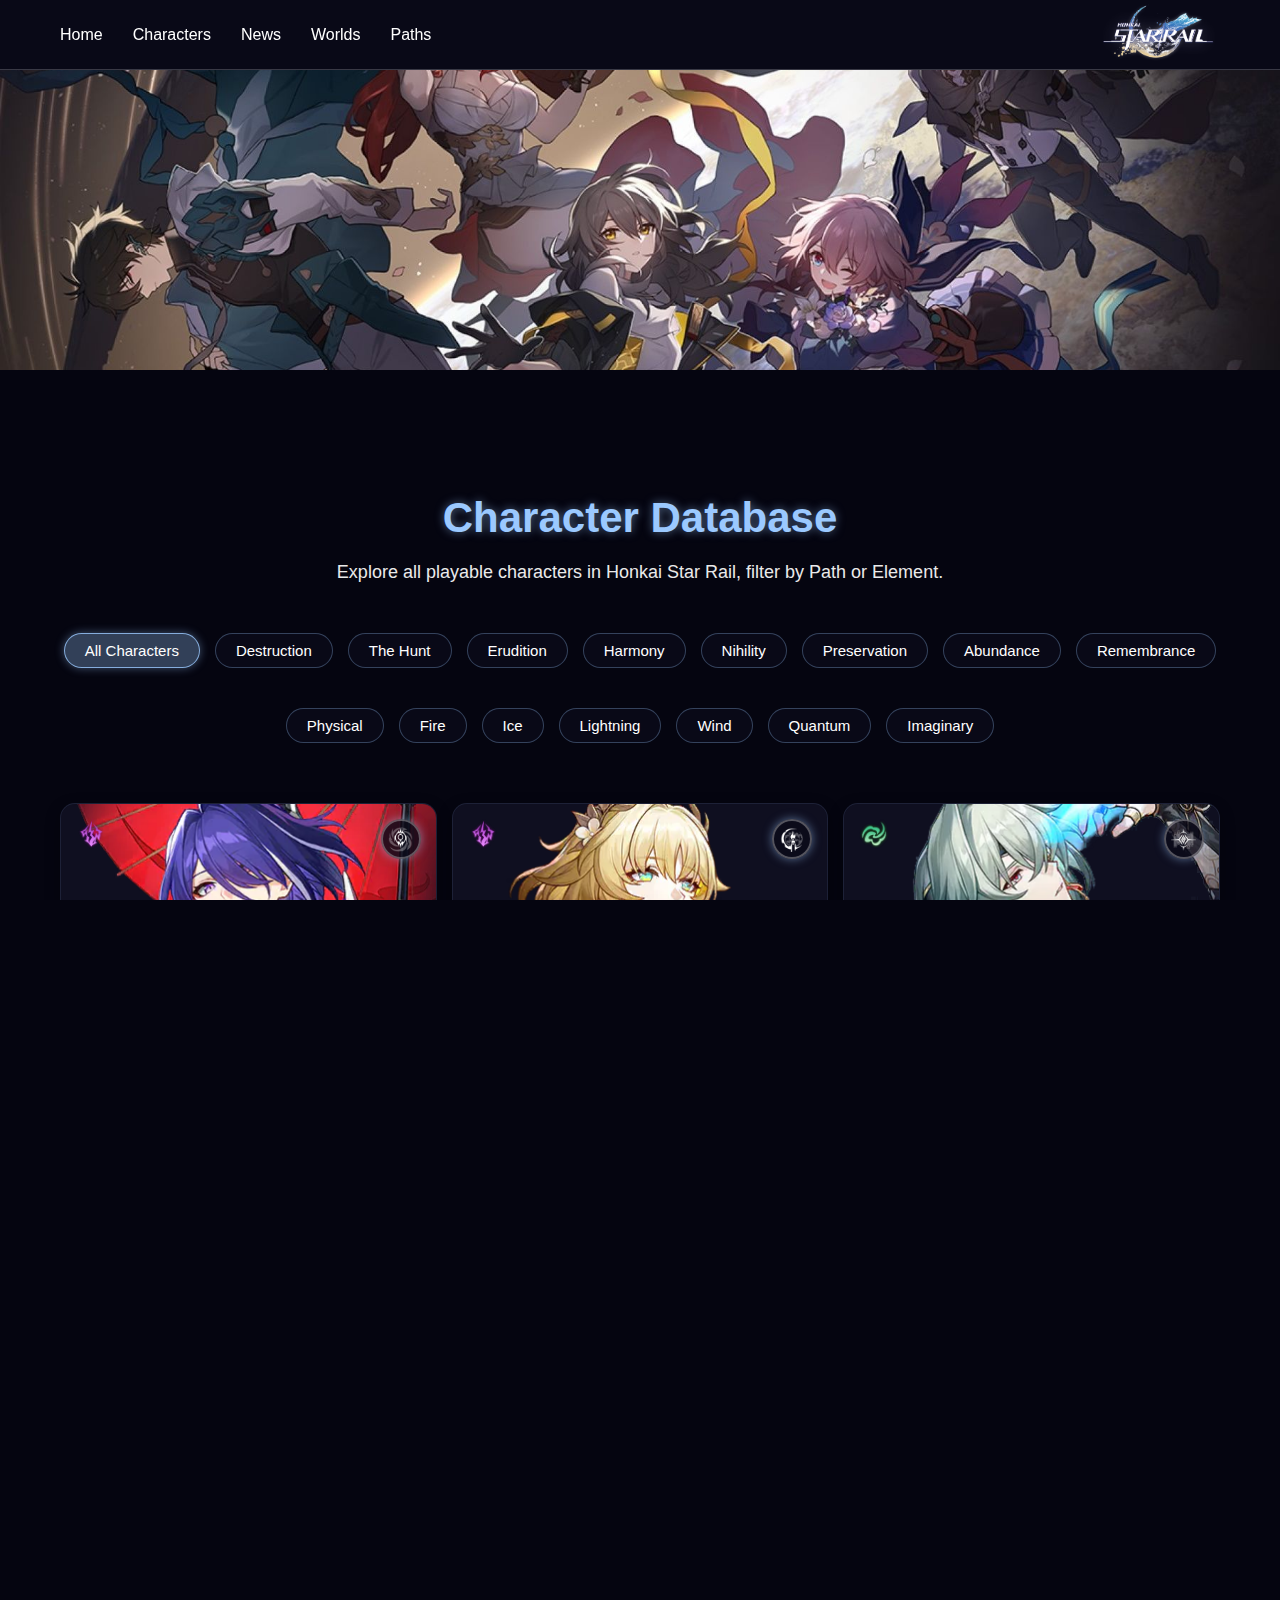
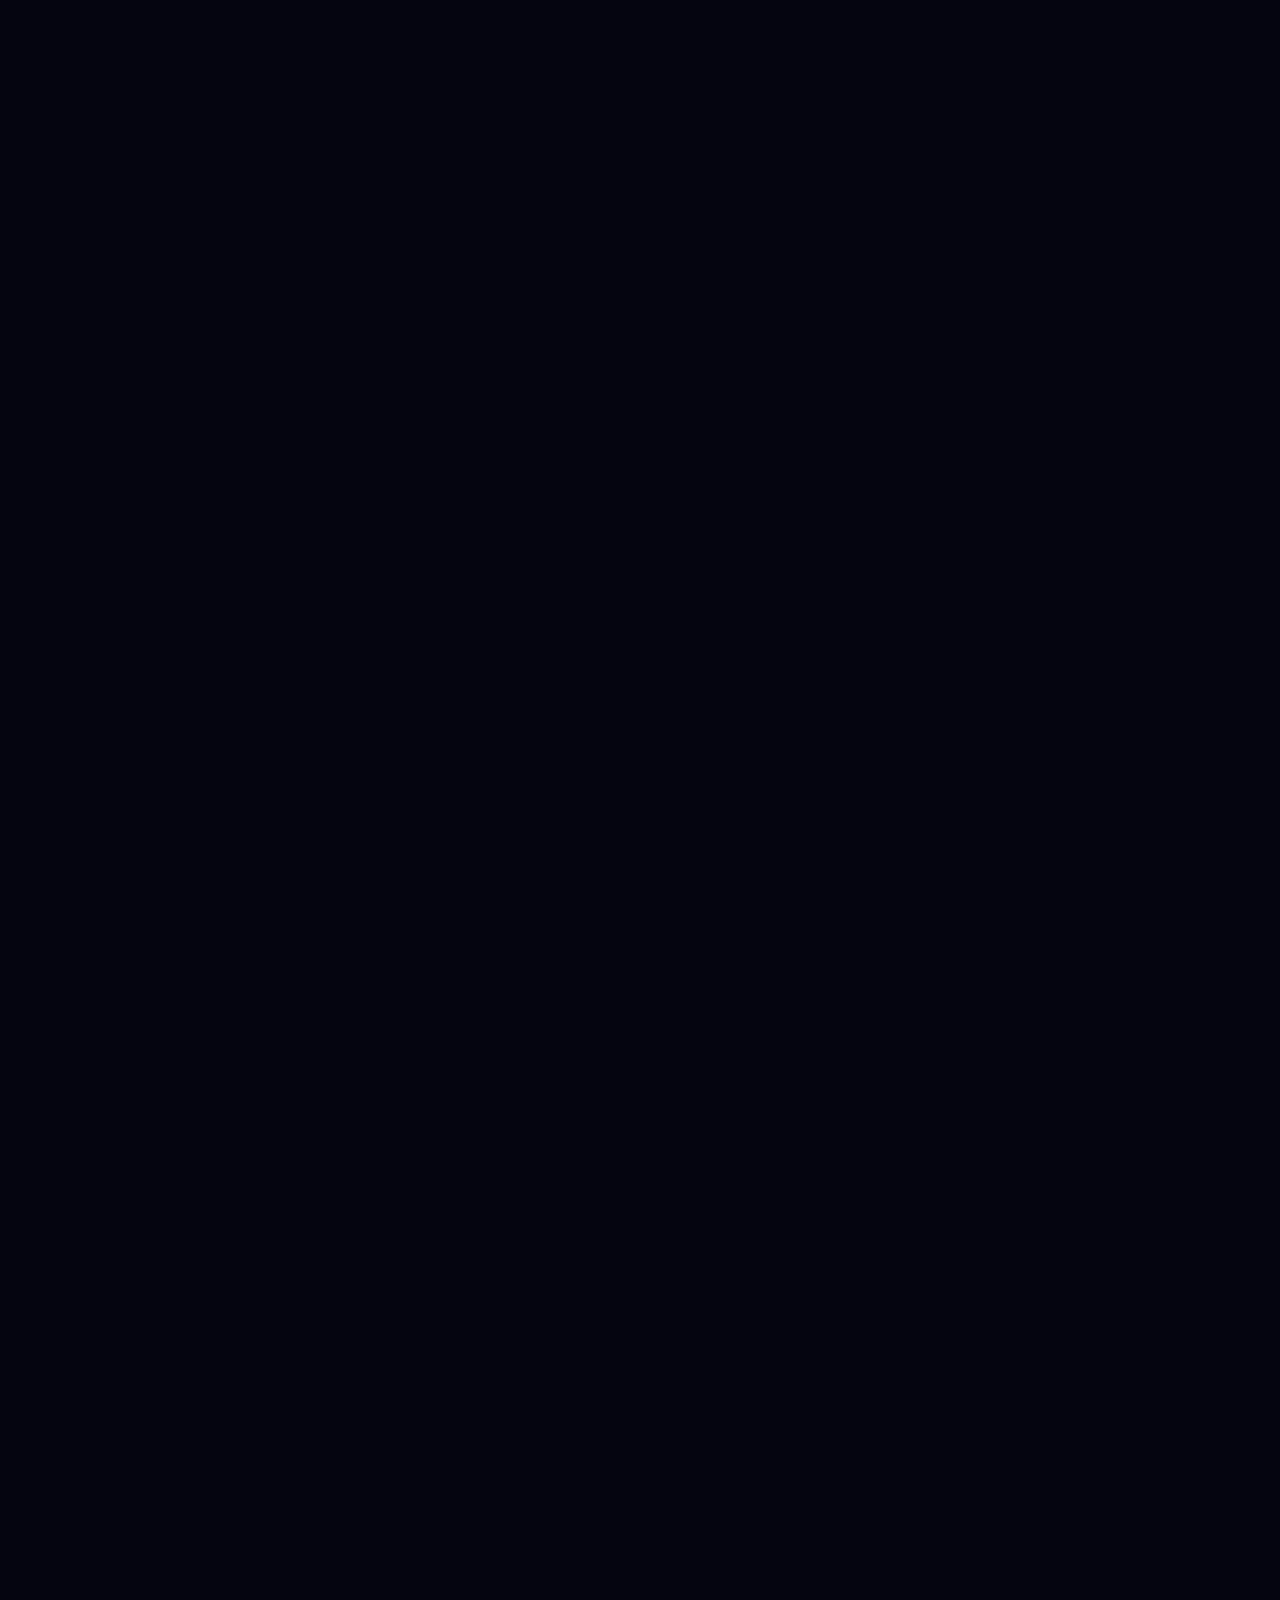
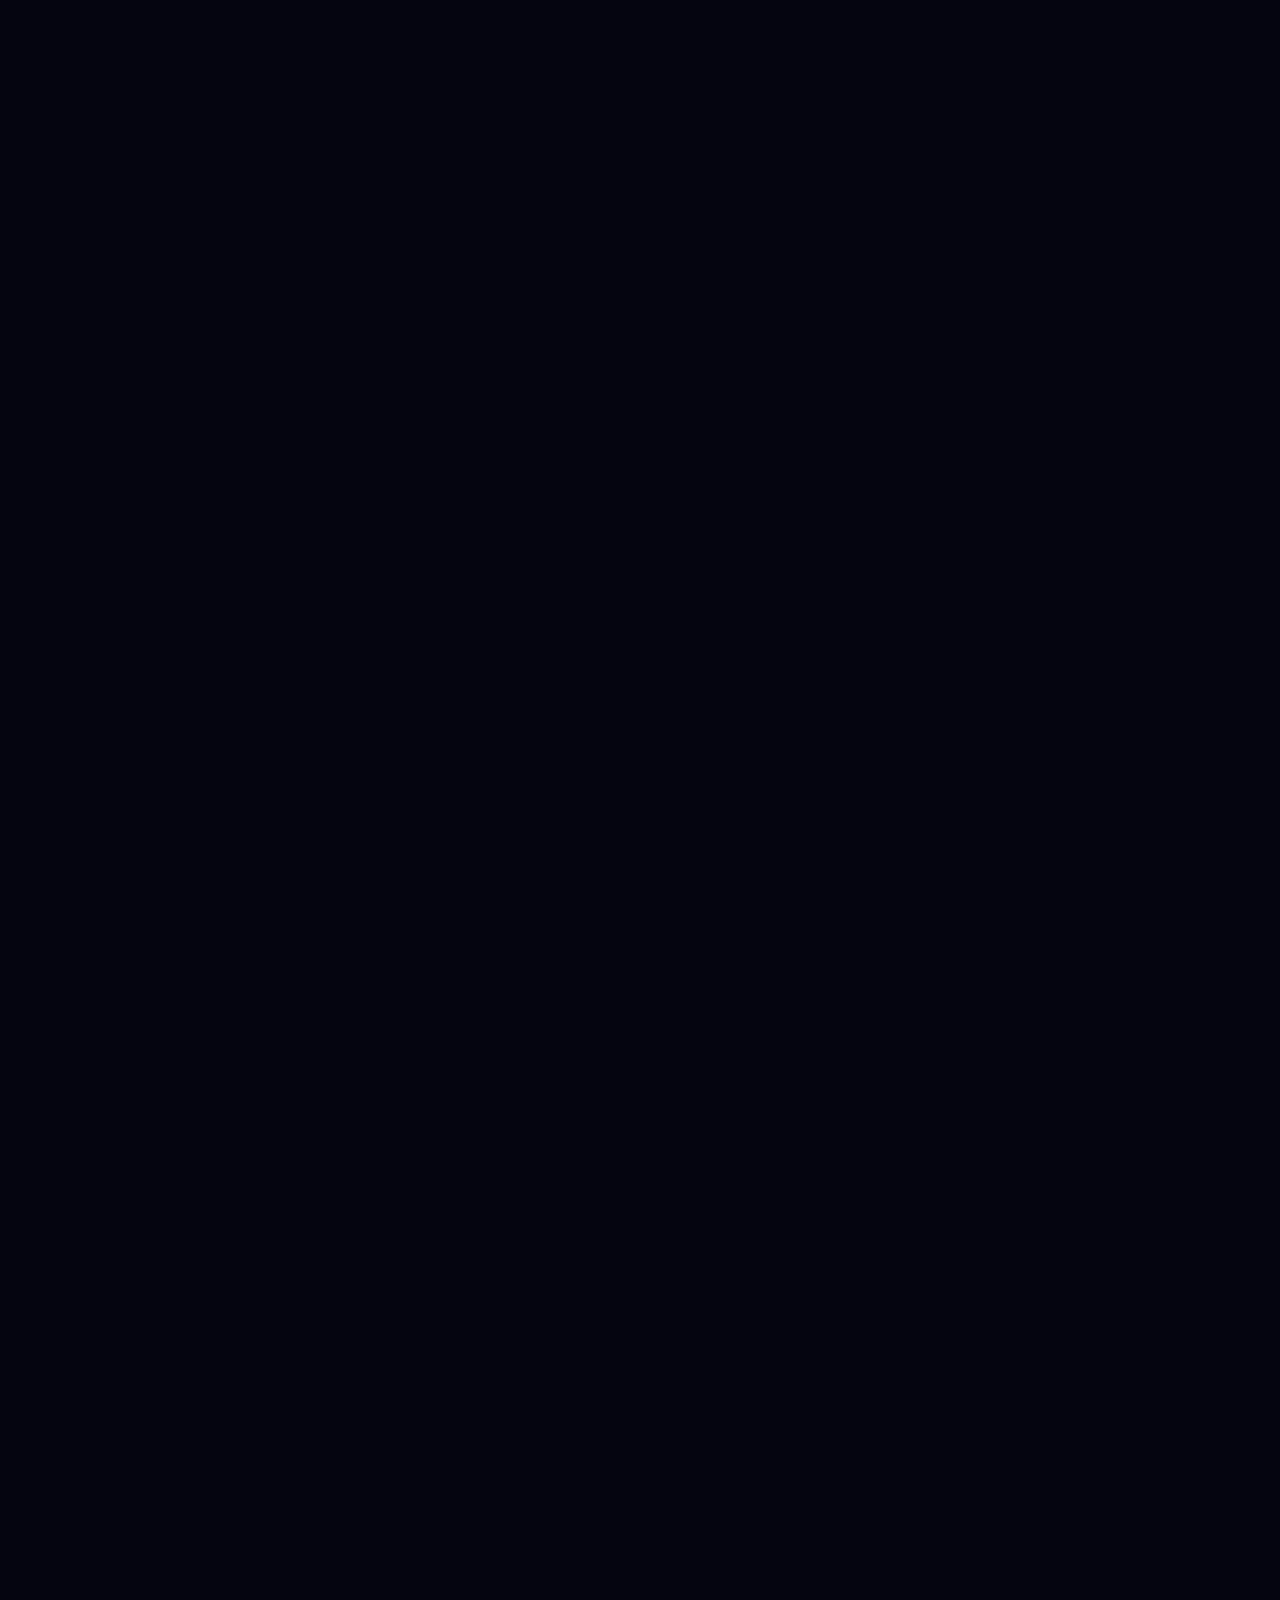
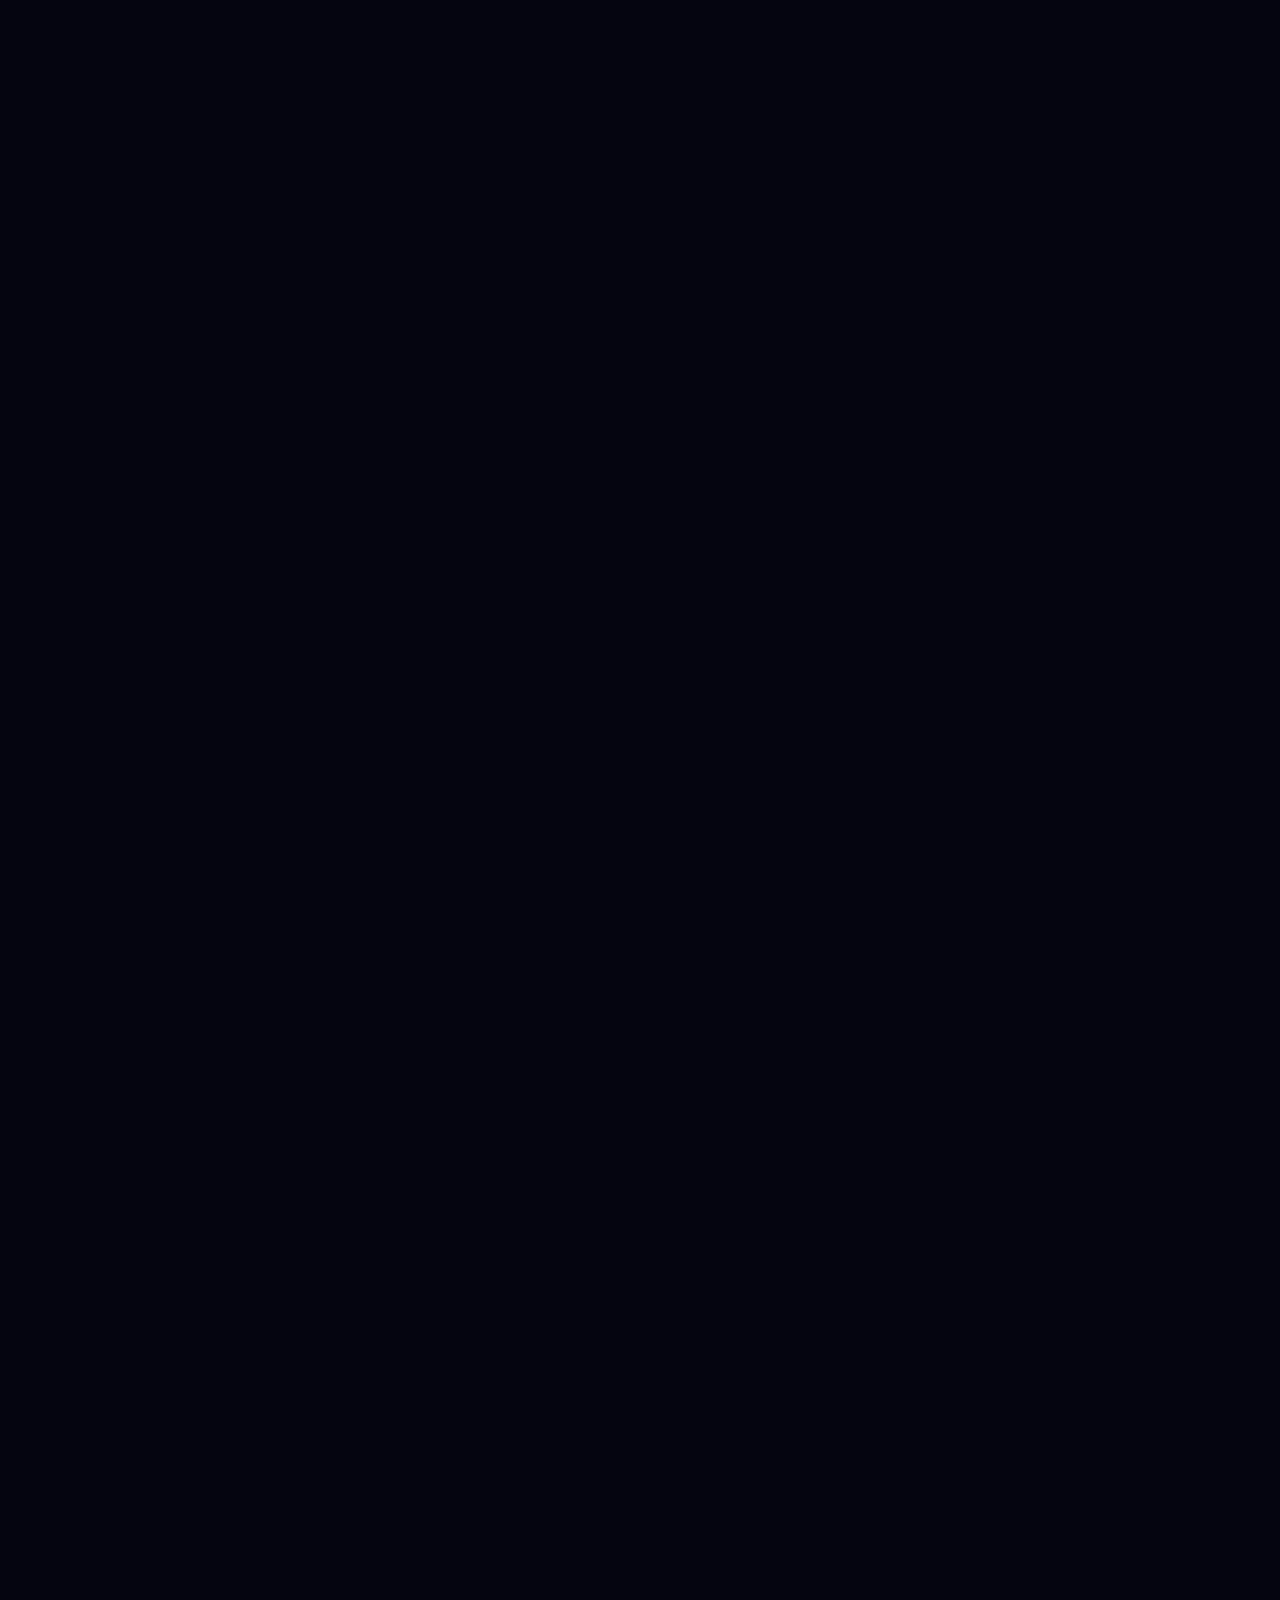
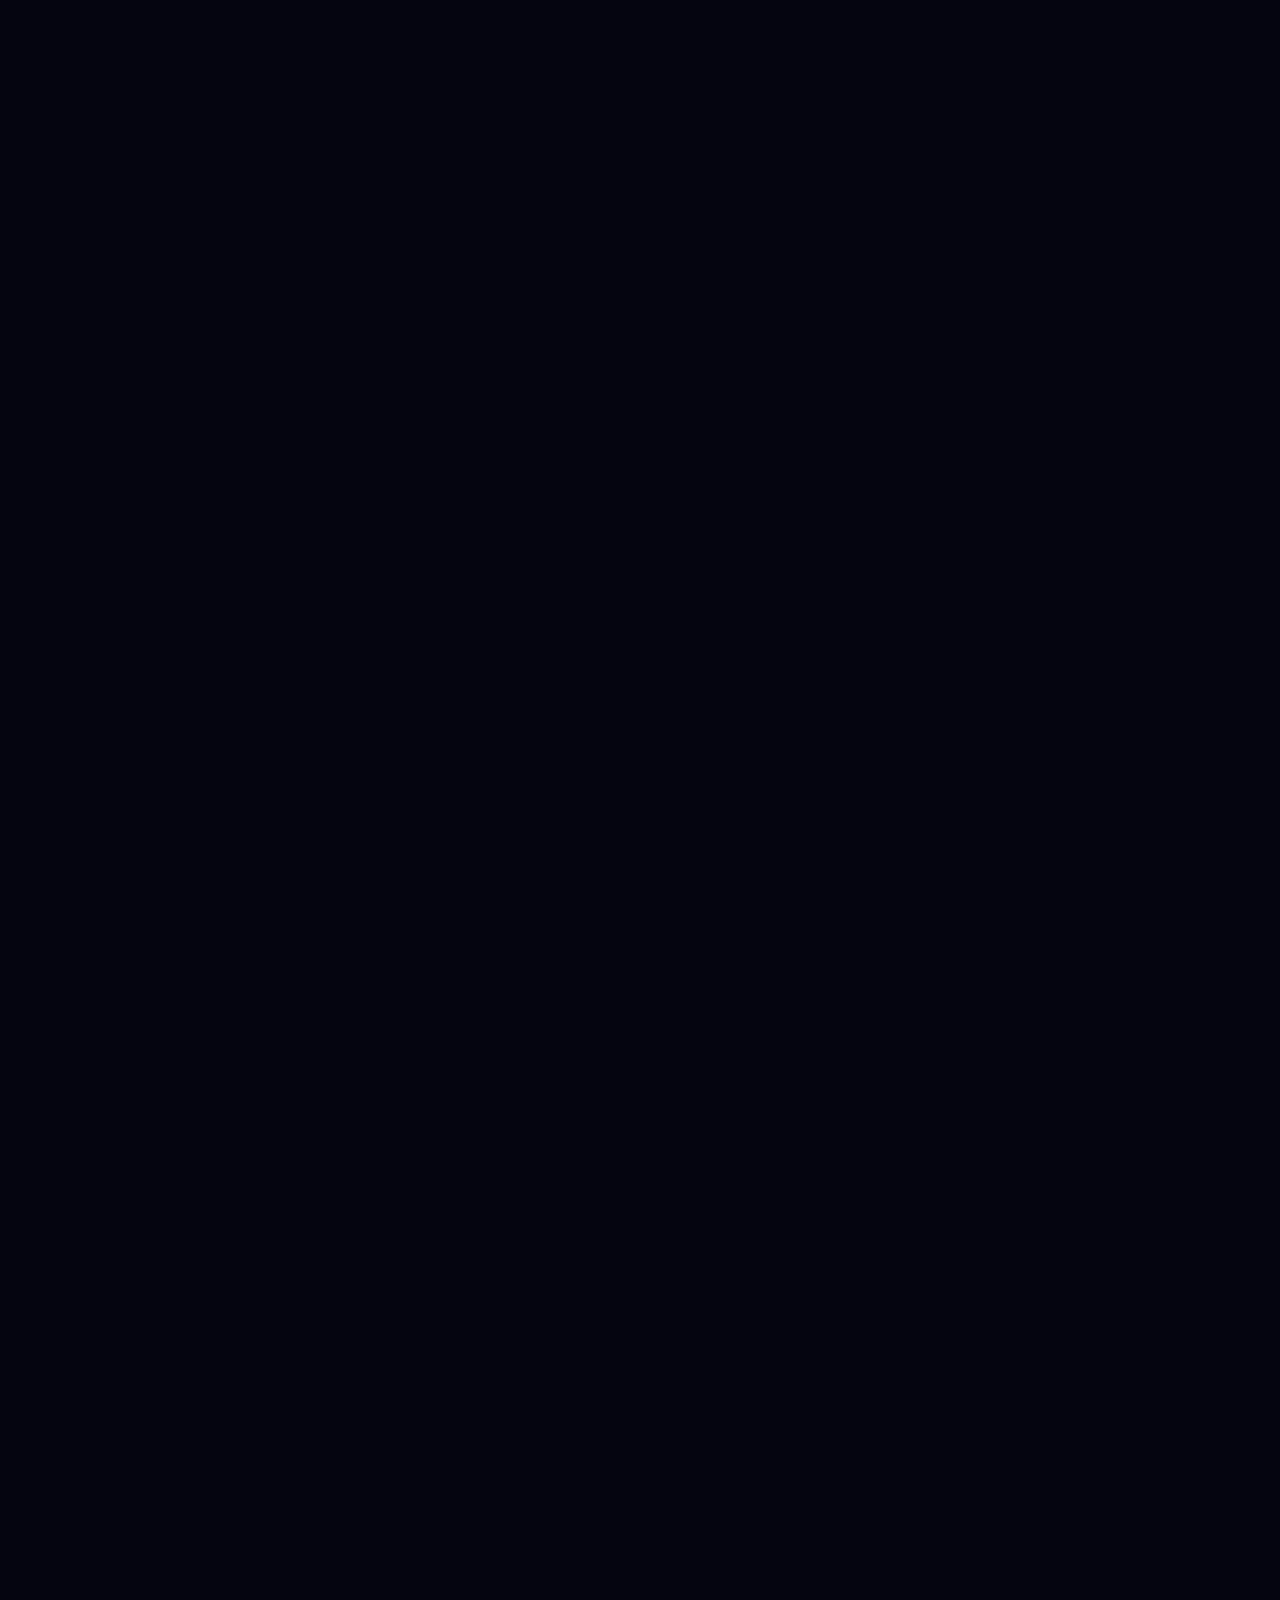
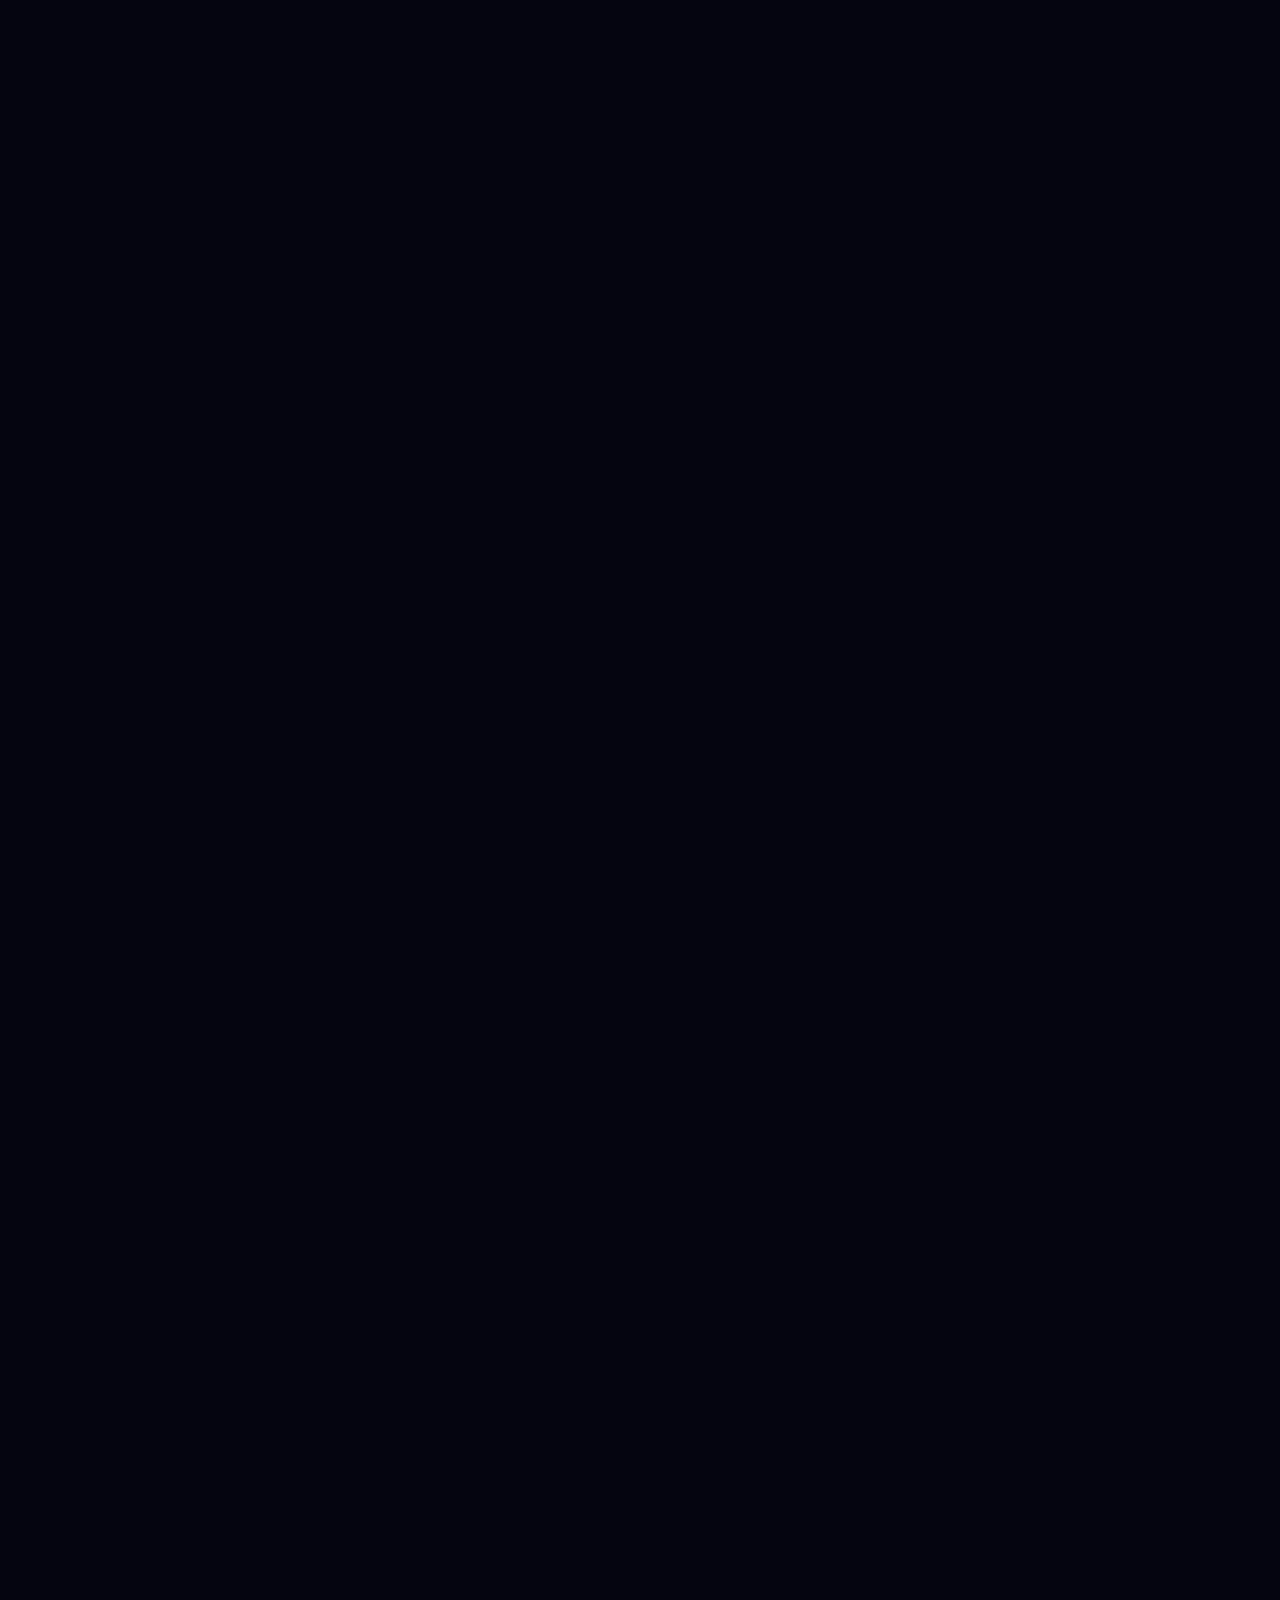
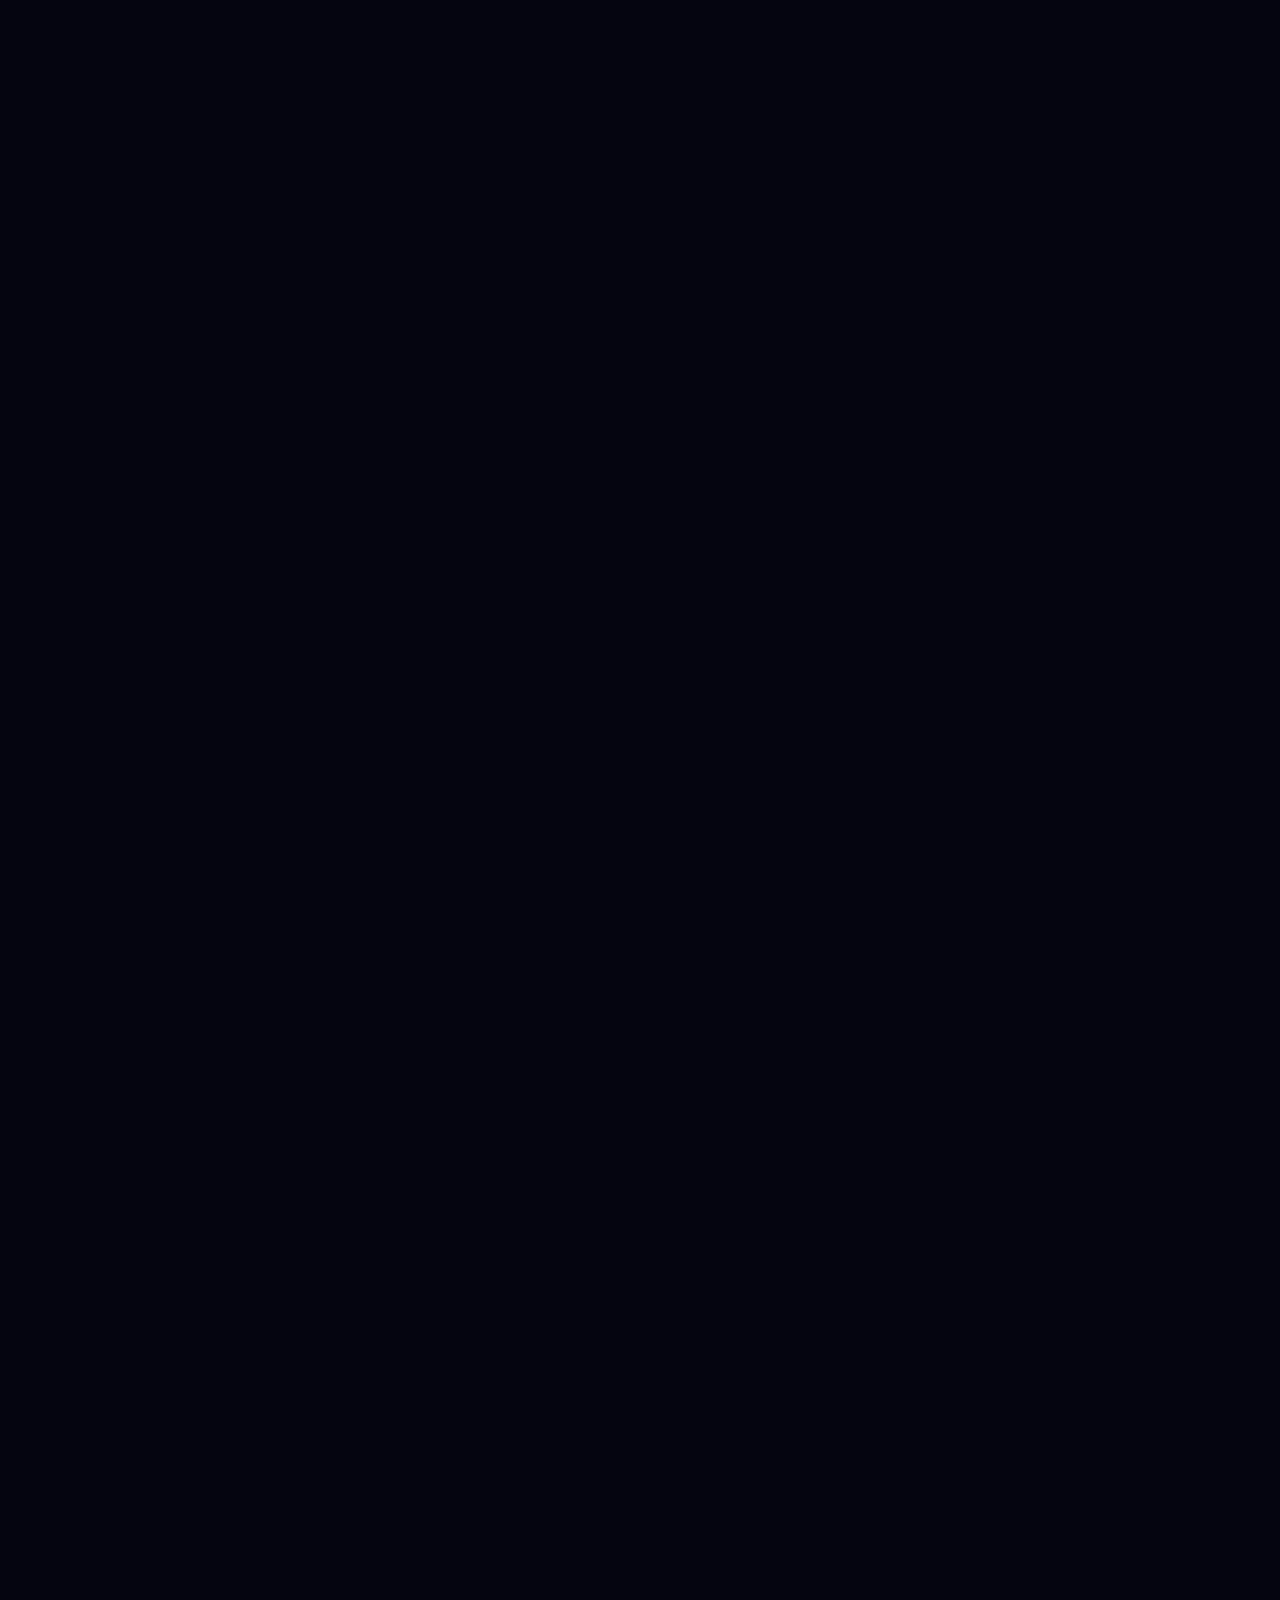
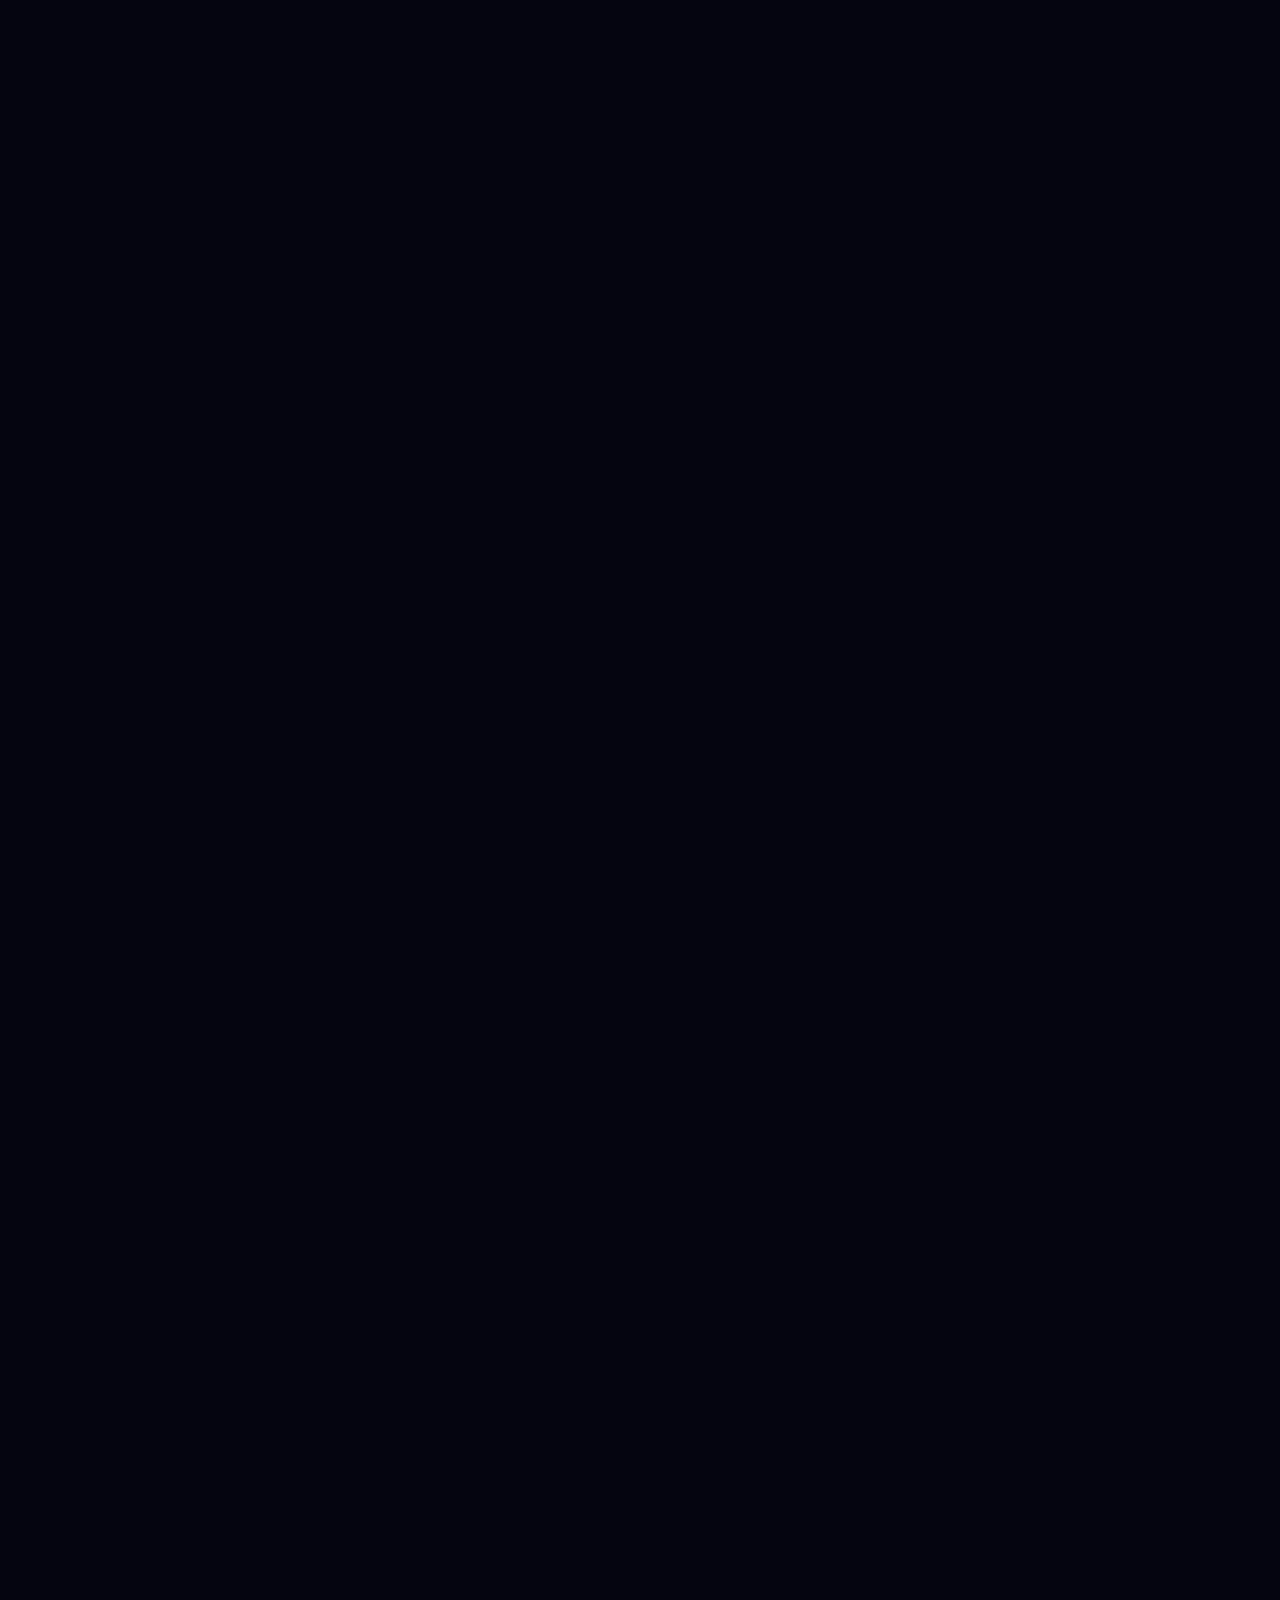
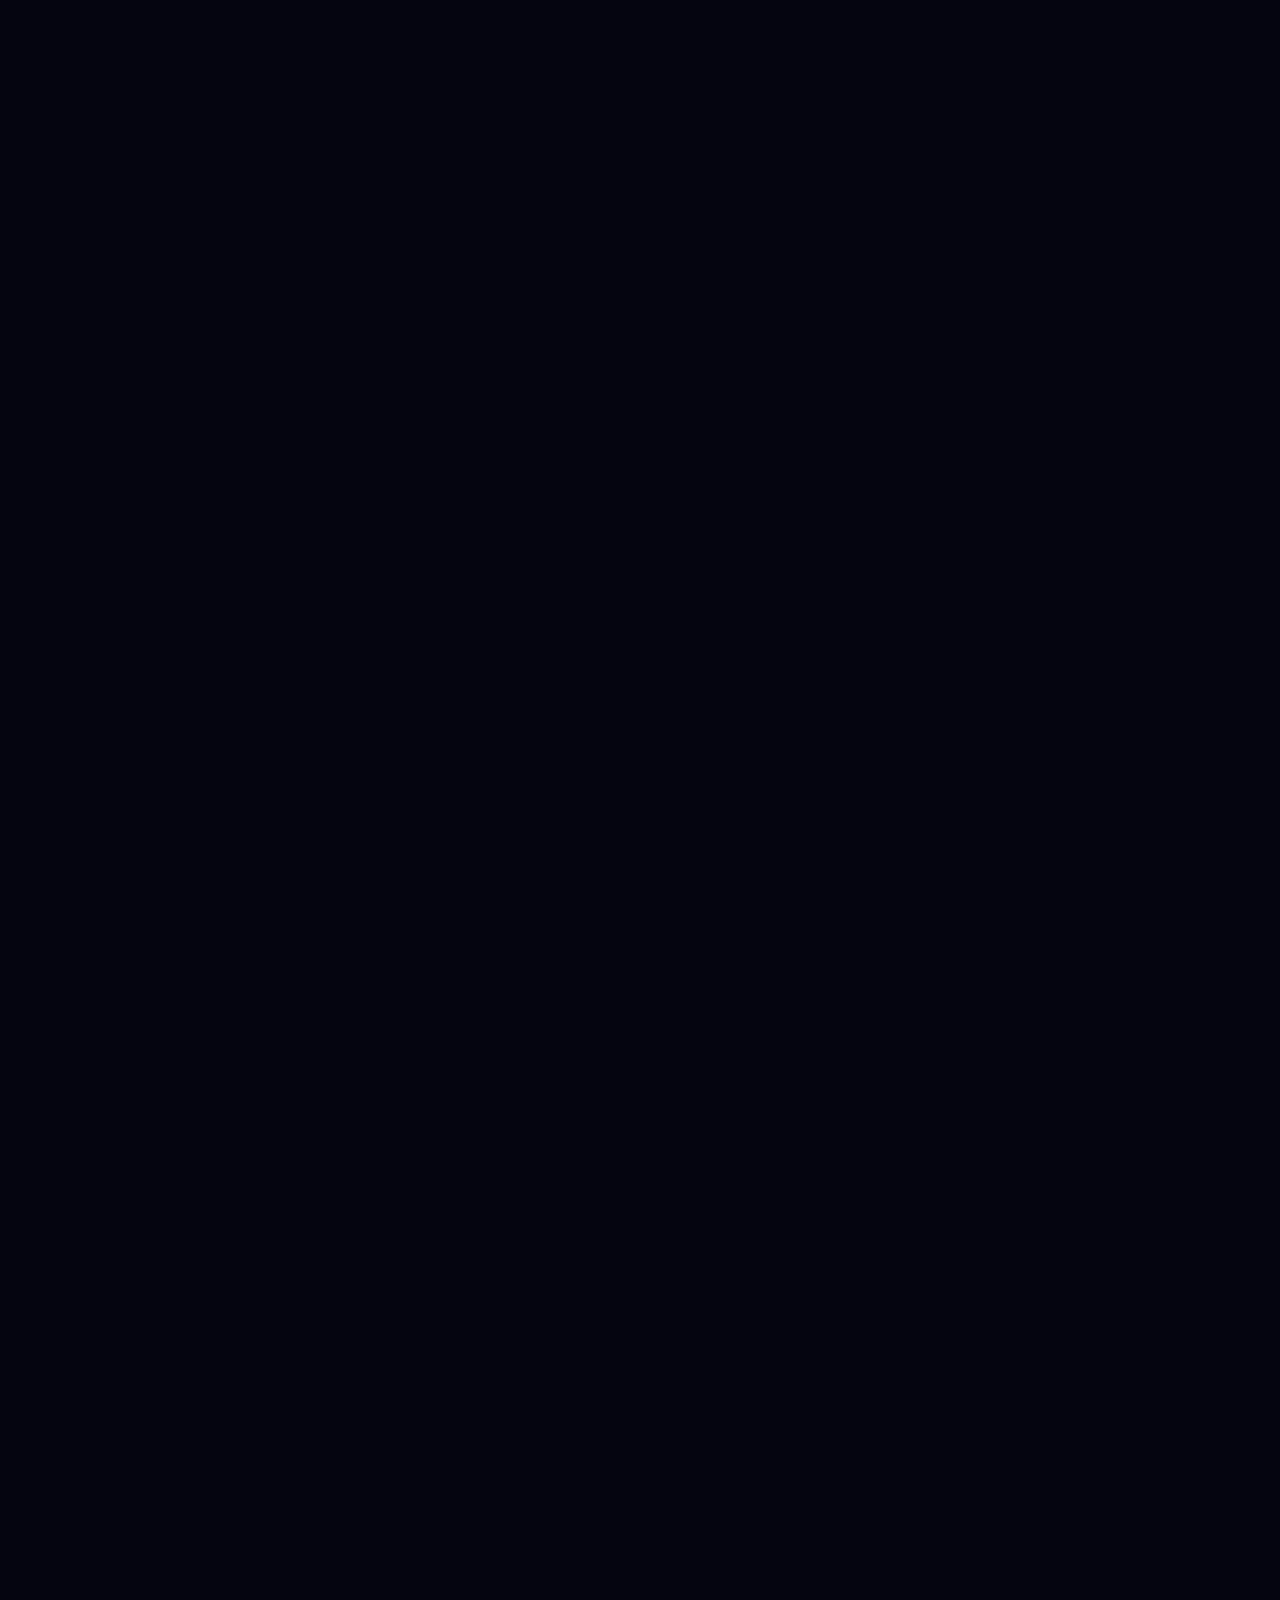
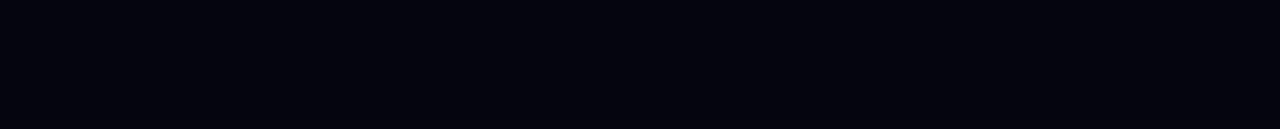
<file: Character.html>
<!DOCTYPE html>
<html lang="en">
<head>
  <meta charset="UTF-8">
  <meta name="viewport" content="width=device-width, initial-scale=1.0">
  <link rel="stylesheet" href="css/index.css">
  <script src="/javascript/Cscript.js"></script>
  <title>Characters - Honkai Star Rail</title>
</head>
<body>
<header>
  <nav>
    <ul class="navbar">
      <li><a href="index.html">Home</a></li>
      <li><a href="Character.html">Characters</a></li>
      <li><a href="news.html">News</a></li>
      <li><a href="planet.html">Worlds</a></li>
      <li><a href="paths.html">Paths</a></li>
    </ul>
  </nav>
  <div class="logo-container">
    <a href="index.html">
      <img src="/images/logos/HSR Logo.png" alt="Honkai Star Rail Logo" class="logo">
    </a>
  </div>
</header>

<div class="banner-image">
  <img src="images/backgrounds/characterbg.jpg" alt="Characters Banner" style="width: 100%; height: 300px; object-fit: cover;">
</div>

<main class="character-page">
  <h1 class="page-title">Character Database</h1>
  <p class="page-subtitle">Explore all playable characters in Honkai Star Rail, filter by Path or Element.</p>

  <!-- Filter Buttons -->
  <div class="filter-container">
    <button class="filter-button active" data-filter="all">All Characters</button>
    <button class="filter-button" data-filter="path-destruction">Destruction</button>
    <button class="filter-button" data-filter="path-hunt">The Hunt</button>
    <button class="filter-button" data-filter="path-erudition">Erudition</button>
    <button class="filter-button" data-filter="path-harmony">Harmony</button>
    <button class="filter-button" data-filter="path-nihility">Nihility</button>
    <button class="filter-button" data-filter="path-preservation">Preservation</button>
    <button class="filter-button" data-filter="path-abundance">Abundance</button>
    <button class="filter-button" data-filter="path-remembrance">Remembrance</button>
  </div>

  <div class="filter-container">
    <button class="filter-button" data-filter="element-physical">Physical</button>
    <button class="filter-button" data-filter="element-fire">Fire</button>
    <button class="filter-button" data-filter="element-ice">Ice</button>
    <button class="filter-button" data-filter="element-lightning">Lightning</button>
    <button class="filter-button" data-filter="element-wind">Wind</button>
    <button class="filter-button" data-filter="element-quantum">Quantum</button>
    <button class="filter-button" data-filter="element-imaginary">Imaginary</button>
  </div>

  <div id="characterGrid" class="character-grid">
    <!-- Characters will be inserted here -->
  </div>
</main>

<footer class="site-footer">
  <div class="footer-logos">
    <img src="/images/logos/HSR Logo.png" alt="Star Rail Logo" class="footer-logo">
    <img src="/images/logos/HSRworldtour.png" alt="World Tour Logo" class="footer-logo">
  </div>
  
  <div class="footer-nav">
    <a href="https://hsr.hoyoverse.com/en-us/company/privacy">Privacy Policy</a>
    <a href="https://hsr.hoyoverse.com/en-us/company/terms">Terms of Service</a>
    <a href="https://www.hoyoverse.com/en-us/about-us?utm_source=hsr&utm_medium=footer">About Us</a>
    <a href="https://cs.hoyoverse.com/static/hoyoverse-new-csc-service-hall-fe/index.html?page_id=19&login_type=visitor&game_biz=platform_hyvpass&lang=en-us&utm_source=genshin&utm_medium=footer">Help Center</a>
  </div>
  
  <div class="footer-rating">
    <img src="/images/logos/rating.png" alt="ESRB Rating" class="rating-logo">
  </div>
  
  <div class="footer-legal">
    <p>"PlayStation Family Mark", "PlayStation" and "PS5 logo" are registered trademarks or trademarks of Sony Interactive Entertainment Inc.</p>
    <p>Epic, Epic Games, Epic Games Store, the Epic Games Store logo, and Epic Online Services are trademarks and/or registered trademarks of Epic Games. All other trademarks are the property of their respective owners.</p>
  </div>
  
  <div class="footer-company">
    <img src="/images/logos/Hoyoverse.png" alt="HoYoverse Logo" class="company-logo">
    <p>&copy; 2025 Honkai Star Rail Fan Site. All rights reserved.</p>
  </div>
</footer>
</body>
</html>
</file>
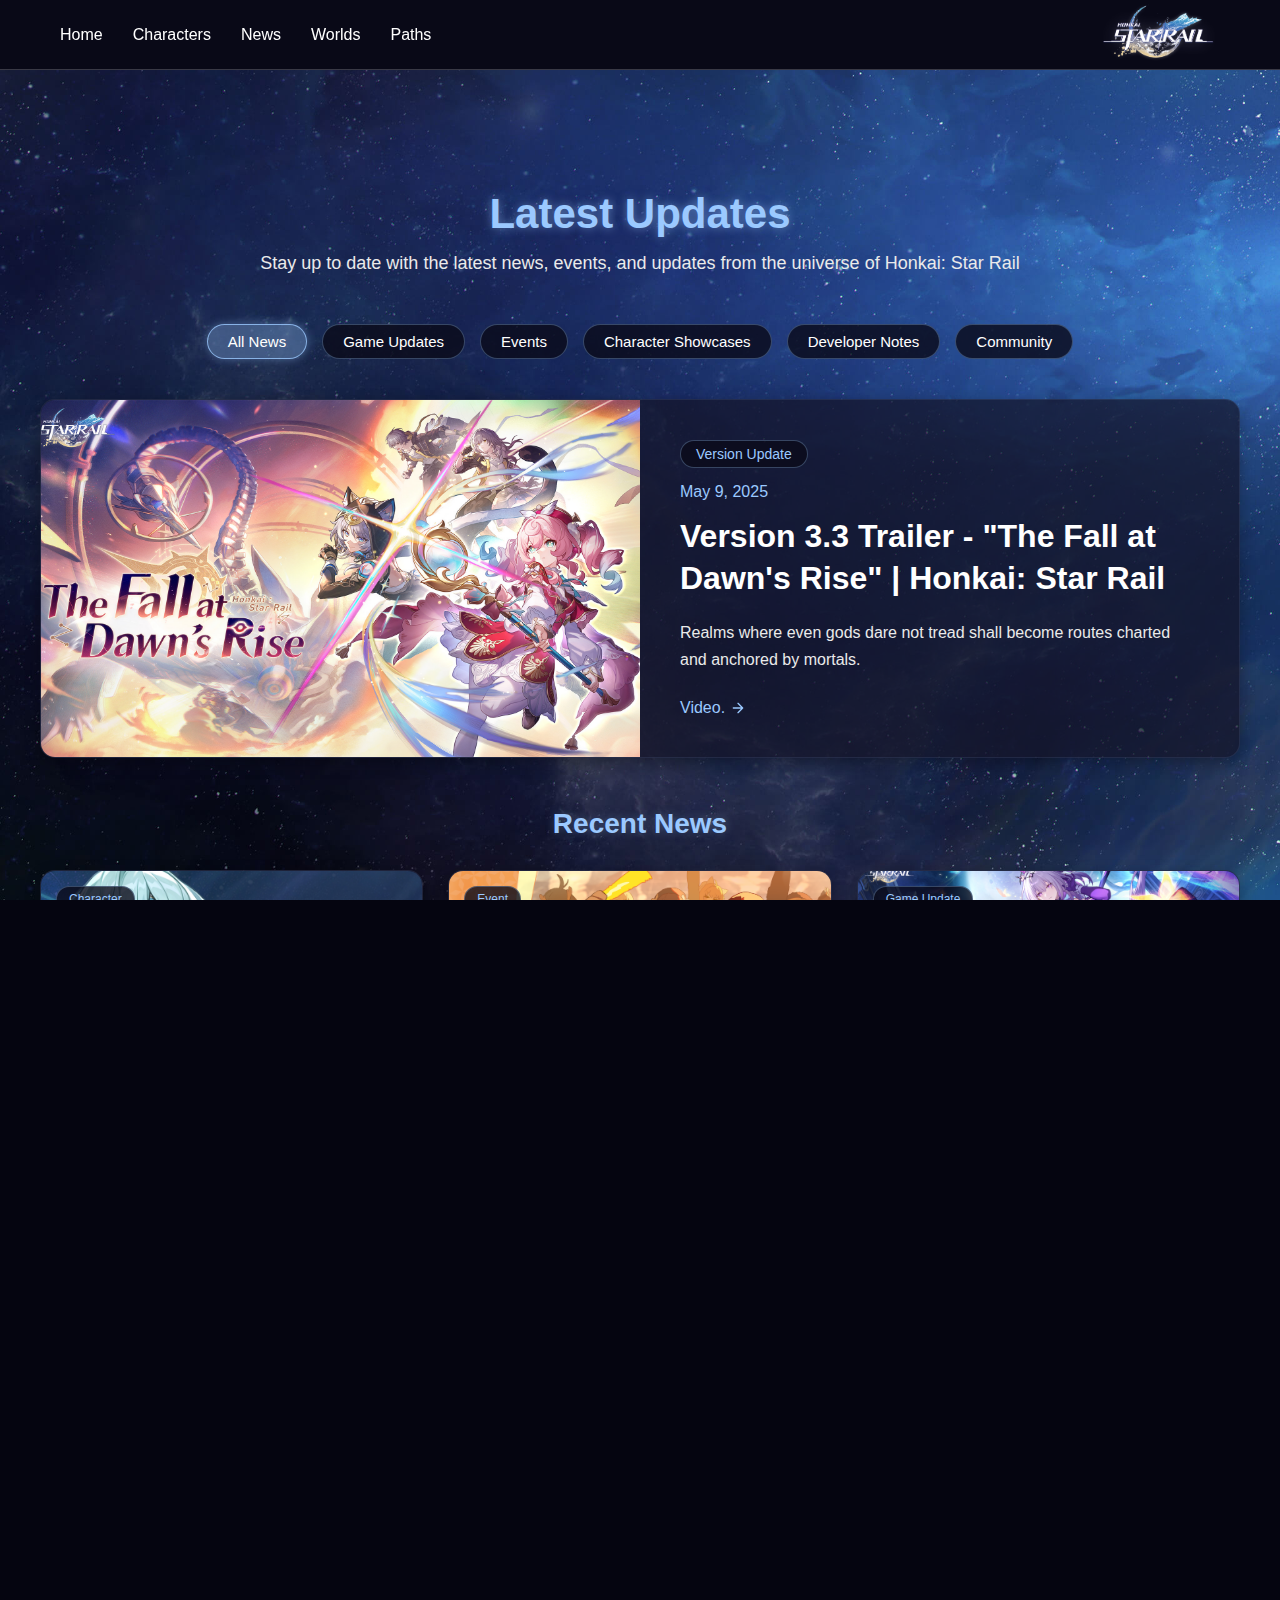
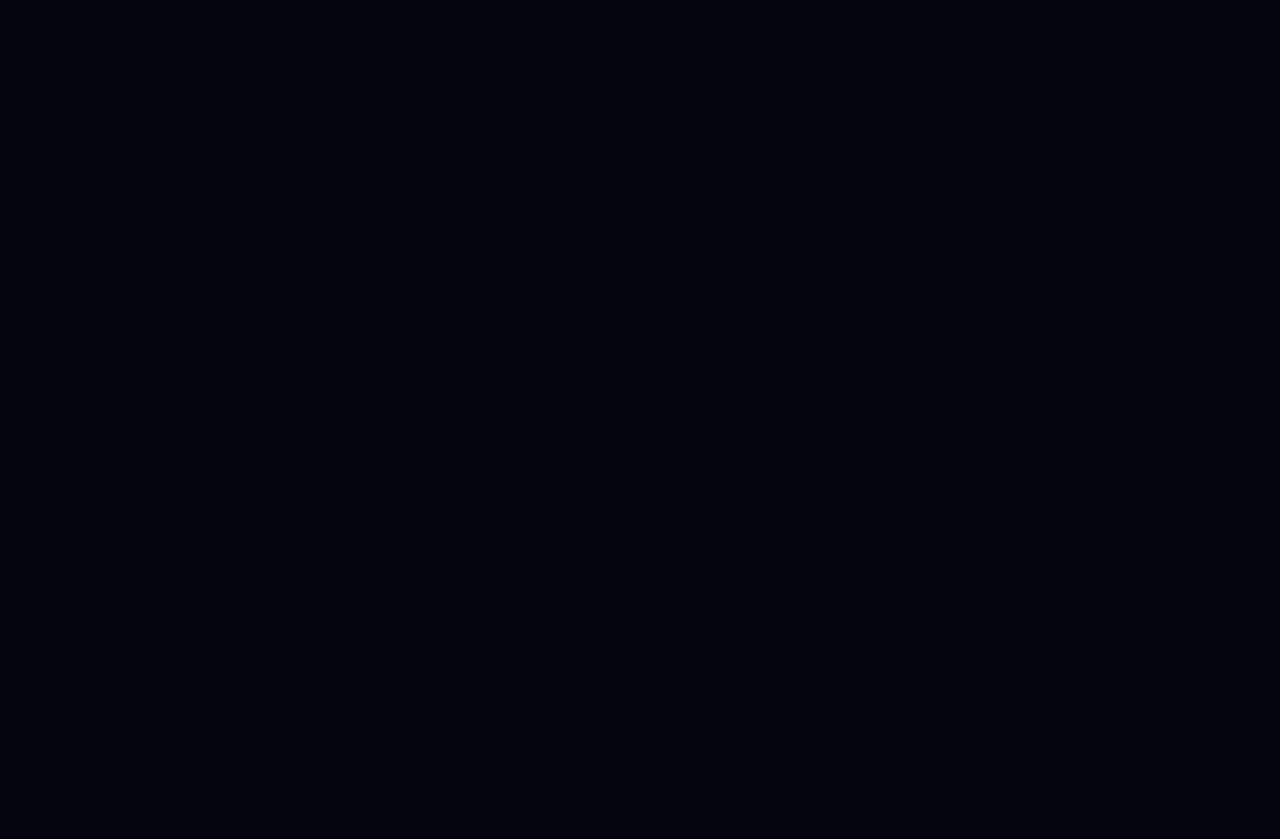
<file: news.html>
<!DOCTYPE html>
<html lang="en">
<head>
    <meta charset="UTF-8">
    <meta name="viewport" content="width=device-width, initial-scale=1.0">
     <link rel="stylesheet" href="css/news.css">
    <title>News - Honkai Star Rail</title>
    <script src="/javascript/Nscript.js"></script>
</head>
<body>
<header>
  <nav>
    <ul class="navbar">
      <li><a href="index.html">Home</a></li>
      <li><a href="Character.html">Characters</a></li>
      <li><a href="news.html">News</a></li>
      <li><a href="planet.html">Worlds</a></li>
      <li><a href="paths.html">Paths</a></li>
    </ul>
  </nav>
  <div class="logo-container">
    <a href="index.html">
      <img src="/images/logos/HSR Logo.png" alt="Honkai Star Rail Logo" class="logo">
    </a>
  </div>
</header>

<main class="news-page">
        <div class="news-header">
            <h1 class="news-title">Latest Updates</h1>
            <p class="news-subtitle">Stay up to date with the latest news, events, and updates from the universe of Honkai: Star Rail</p>
        </div>

        <div class="news-filters">
            <button class="filter-btn active">All News</button>
            <button class="filter-btn">Game Updates</button>
            <button class="filter-btn">Events</button>
            <button class="filter-btn">Character Showcases</button>
            <button class="filter-btn">Developer Notes</button>
            <button class="filter-btn">Community</button>
        </div>

        <div class="news-container">
            <div class="featured-news">
                <div class="featured-news-card">
                    <div class="featured-img-container">
                        <img src="images/backgrounds/fallatdawn.jpg" alt="Featured News" class="featured-img">
                    </div>
                    <div class="featured-content">
                        <span class="featured-category">Version Update</span>
                        <div class="featured-date">May 9, 2025</div>
                        <h2 class="featured-title">Version 3.3 Trailer - "The Fall at Dawn's Rise" | Honkai: Star Rail</h2>
                        <p class="featured-excerpt">Realms where even gods dare not tread shall become routes charted and anchored by mortals.</p>
                        <a href="#" class="featured-read-more" >
                            Video. 
                            <svg class="read-more-icon" width="16" height="16" viewBox="0 0 24 24" fill="none" xmlns="http://www.w3.org/2000/svg">
                                <path d="M5 12H19M19 12L12 5M19 12L12 19" stroke="currentColor" stroke-width="2" stroke-linecap="round" stroke-linejoin="round"/>
                            </svg>
                        </a>
                    </div>
                </div>
            </div>

            <h2 class="section-title">Recent News</h2>

            <div class="news-grid">
                <!-- News Card 1 -->
                <div class="news-card">
                    <div class="news-img-container">
                        <img src="/images/backgrounds/anaxanews.jpg" alt="News Image" class="news-img">
                        <span class="news-category">Character</span>
                    </div>
                    <div class="news-content">
                        <div class="news-date">April 25, 2025</div>
                        <h3 class="news-card-title">Anaxa Trailer - "The Sin of Pride" | Honkai: Star Rail</h3>
                        <p class="news-excerpt">Yes. I, Anaxagoras, proclaim it with absolute certainty!</p>
                        <a href="#" class="read-more">
                            Video.
                            <svg class="read-more-icon" width="16" height="16" viewBox="0 0 24 24" fill="none" xmlns="http://www.w3.org/2000/svg">
                                <path d="M5 12H19M19 12L12 5M19 12L12 19" stroke="currentColor" stroke-width="2" stroke-linecap="round" stroke-linejoin="round"/>
                            </svg>
                        </a>
                    </div>
                </div>

                <!-- News Card 2 -->
                <div class="news-card">
                    <div class="news-img-container">
                        <img src="/images/backgrounds/tribs.png" alt="News Image" class="news-img">
                        <span class="news-category">Event</span>
                    </div>
                    <div class="news-content">
                        <div class="news-date">April 24, 2025</div>
                        <h3 class="news-card-title">Honkai: Star Rail Two-Year Anniversary Special Animation: On the Journey</h3>
                        <p class="news-excerpt">Behold the infinite possibilities of the vast cosmos. The silver rail has extended unto the stars...Now is the time to Trailblaze! May your journey be fruitful!</p>
                        <a href="#" class="read-more">
                            Video.
                            <svg class="read-more-icon" width="16" height="16" viewBox="0 0 24 24" fill="none" xmlns="http://www.w3.org/2000/svg">
                                <path d="M5 12H19M19 12L12 5M19 12L12 19" stroke="currentColor" stroke-width="2" stroke-linecap="round" stroke-linejoin="round"/>
                            </svg>
                        </a>
                    </div>
                </div>

                <!-- News Card 3 -->
                <div class="news-card">
                    <div class="news-img-container">
                        <img src="/images/backgrounds/castoricenews.jpg" alt="News Image" class="news-img">
                        <span class="news-category">Game Update</span>
                    </div>
                    <div class="news-content">
                        <div class="news-date">March 28, 2025</div>
                        <h3 class="news-card-title">Version 3.2 Trailer: "Through the Petals in the Land of Repose" | Honkai: Star Rail</h3>
                        <p class="news-excerpt">Those from the past rush by in a fleeting lifetime, those from the future stretch into an endless night — oh, lost wanderer, cross that uncharted River of Souls, and step into the blooming fields of Antila flowers.</p>
                        <a href="#" class="read-more">
                            Video.
                            <svg class="read-more-icon" width="16" height="16" viewBox="0 0 24 24" fill="none" xmlns="http://www.w3.org/2000/svg">
                                <path d="M5 12H19M19 12L12 5M19 12L12 19" stroke="currentColor" stroke-width="2" stroke-linecap="round" stroke-linejoin="round"/>
                            </svg>
                        </a>
                    </div>
                </div>

                <!-- News Card 4 -->
                <div class="news-card">
                    <div class="news-img-container">
                        <img src="/images/backgrounds/sundaynews.jpg" alt="News Image" class="news-img">
                        <span class="news-category">Community</span>
                    </div>
                    <div class="news-content">
                        <div class="news-date">April 28, 2025</div>
                        <h3 class="news-card-title">Honkai: Star Rail Concert Animated Commercial: "Filming in Progress""</h3>
                        <p class="news-excerpt">The Cosmos Resonates for You!</p>
                        <a href="#" class="read-more">
                            Video.
                            <svg class="read-more-icon" width="16" height="16" viewBox="0 0 24 24" fill="none" xmlns="http://www.w3.org/2000/svg">
                                <path d="M5 12H19M19 12L12 5M19 12L12 19" stroke="currentColor" stroke-width="2" stroke-linecap="round" stroke-linejoin="round"/>
                            </svg>
                        </a>
                    </div>
                </div>

                <!-- News Card 5 -->
                <div class="news-card">
                    <div class="news-img-container">
                        <img src="/images/backgrounds/mydeinews.jpg" alt="News Image" class="news-img">
                        <span class="news-category">Developer Notes</span>
                    </div>
                    <div class="news-content">
                        <div class="news-date">March 12, 2025</div>
                        <h3 class="news-card-title">Keeping Up With Star Rail — "Mydei: 'Performance Boosters' Don't Exist in a Kremnoan's Dictionary" | Honkai: Star Rail</h3>
                        <p class="news-excerpt">Breaking news from the fitness community: Mr. Mydei has been elected as the Amphorean Public Fitness Ambassador."</p>
                        <a href="#" class="read-more">
                            Video.
                            <svg class="read-more-icon" width="16" height="16" viewBox="0 0 24 24" fill="none" xmlns="http://www.w3.org/2000/svg">
                                <path d="M5 12H19M19 12L12 5M19 12L12 19" stroke="currentColor" stroke-width="2" stroke-linecap="round" stroke-linejoin="round"/>
                            </svg>
                        </a>
                    </div>
                </div>

                <!-- News Card 6 -->
                <div class="news-card">
                    <div class="news-img-container">
                        <img src="/images/backgrounds/castoricenewsT.jpg" alt="News Image" class="news-img">
                        <span class="news-category">Community</span>
                    </div>
                    <div class="news-content">
                        <div class="news-date">April 5, 2025</div>
                        <h3 class="news-card-title">Golden Epic PV: "Life Awakens from the Night" | Honkai: Star Rail</h3>
                        <p class="news-excerpt">—Who will write the poem called "Castorice"</p>
                        <a href="#" class="read-more">
                            Video.
                            <svg class="read-more-icon" width="16" height="16" viewBox="0 0 24 24" fill="none" xmlns="http://www.w3.org/2000/svg">
                                <path d="M5 12H19M19 12L12 5M19 12L12 19" stroke="currentColor" stroke-width="2" stroke-linecap="round" stroke-linejoin="round"/>
                            </svg>
                        </a>
                    </div>
                </div>
            </div>

            <div class="pagination">
                <button class="page-btn page-arrow">
                    <svg width="20" height="20" viewBox="0 0 24 24" fill="none" xmlns="http://www.w3.org/2000/svg">
                        <path d="M19 12H5M5 12L12 19M5 12L12 5" stroke="currentColor" stroke-width="2" stroke-linecap="round" stroke-linejoin="round"/>
                    </svg>
                </button>
                <button class="page-btn active">1</button>
                <button class="page-btn">2</button>
                <button class="page-btn">3</button>
                <button class="page-btn">4</button>
                <button class="page-btn page-arrow">
                    <svg width="20" height="20" viewBox="0 0 24 24" fill="none" xmlns="http://www.w3.org/2000/svg">
                        <path d="M5 12H19M19 12L12 5M19 12L12 19" stroke="currentColor" stroke-width="2" stroke-linecap="round" stroke-linejoin="round"/>
                    </svg>
                </button>
            </div>
        </div>
    </main>

<footer class="site-footer">
    <div class="footer-logos">
        <img src="/images/logos/HSR Logo.png" alt="Star Rail Logo" class="footer-logo">
        <img src="/images/logos/HSRworldtour.png" alt="World Tour Logo" class="footer-logo">
    </div>
        
    <div class="footer-nav">
        <a href="https://hsr.hoyoverse.com/en-us/company/privacy">Privacy Policy</a>
        <a href="https://hsr.hoyoverse.com/en-us/company/terms">Terms of Service</a>
        <a href="https://www.hoyoverse.com/en-us/about-us?utm_source=hsr&utm_medium=footer">About Us</a>
        <a href="https://cs.hoyoverse.com/static/hoyoverse-new-csc-service-hall-fe/index.html?page_id=19&login_type=visitor&game_biz=platform_hyvpass&lang=en-us&utm_source=genshin&utm_medium=footer">Help Center</a>
    </div>
        
    <div class="footer-rating">
        <img src="/images/logos/rating.png" alt="ESRB Rating" class="rating-logo">
    </div>
        
    <div class="footer-legal">
        <p>"PlayStation Family Mark", "PlayStation" and "PS5 logo" are registered trademarks or trademarks of Sony Interactive Entertainment Inc.</p>
        <p>Epic, Epic Games, Epic Games Store, the Epic Games Store logo, and Epic Online Services are trademarks and/or registered trademarks of Epic Games. All other trademarks are the property of their respective owners.</p>
    </div>
        
    <div class="footer-company">
        <img src="/images/logos/Hoyoverse.png" alt="HoYoverse Logo" class="company-logo"></img>
        <p>&copy; 2025 Honkai Star Rail Fan Site. All rights reserved.</p>
    </div>
</footer>

<!-- Modal Structure -->
<div id="newsModal" class="modal">
  <div class="modal-content">
    <span class="close-btn">&times;</span>
    <div class="modal-video-container">
    <video id="modalVideo" width="100%" height="400" controls>
    <source src="" type="video/mp4">
    Your browser does not support the video tag.
    </video>
    </div>
  </div>
</div>

</body>
</html>
</file>
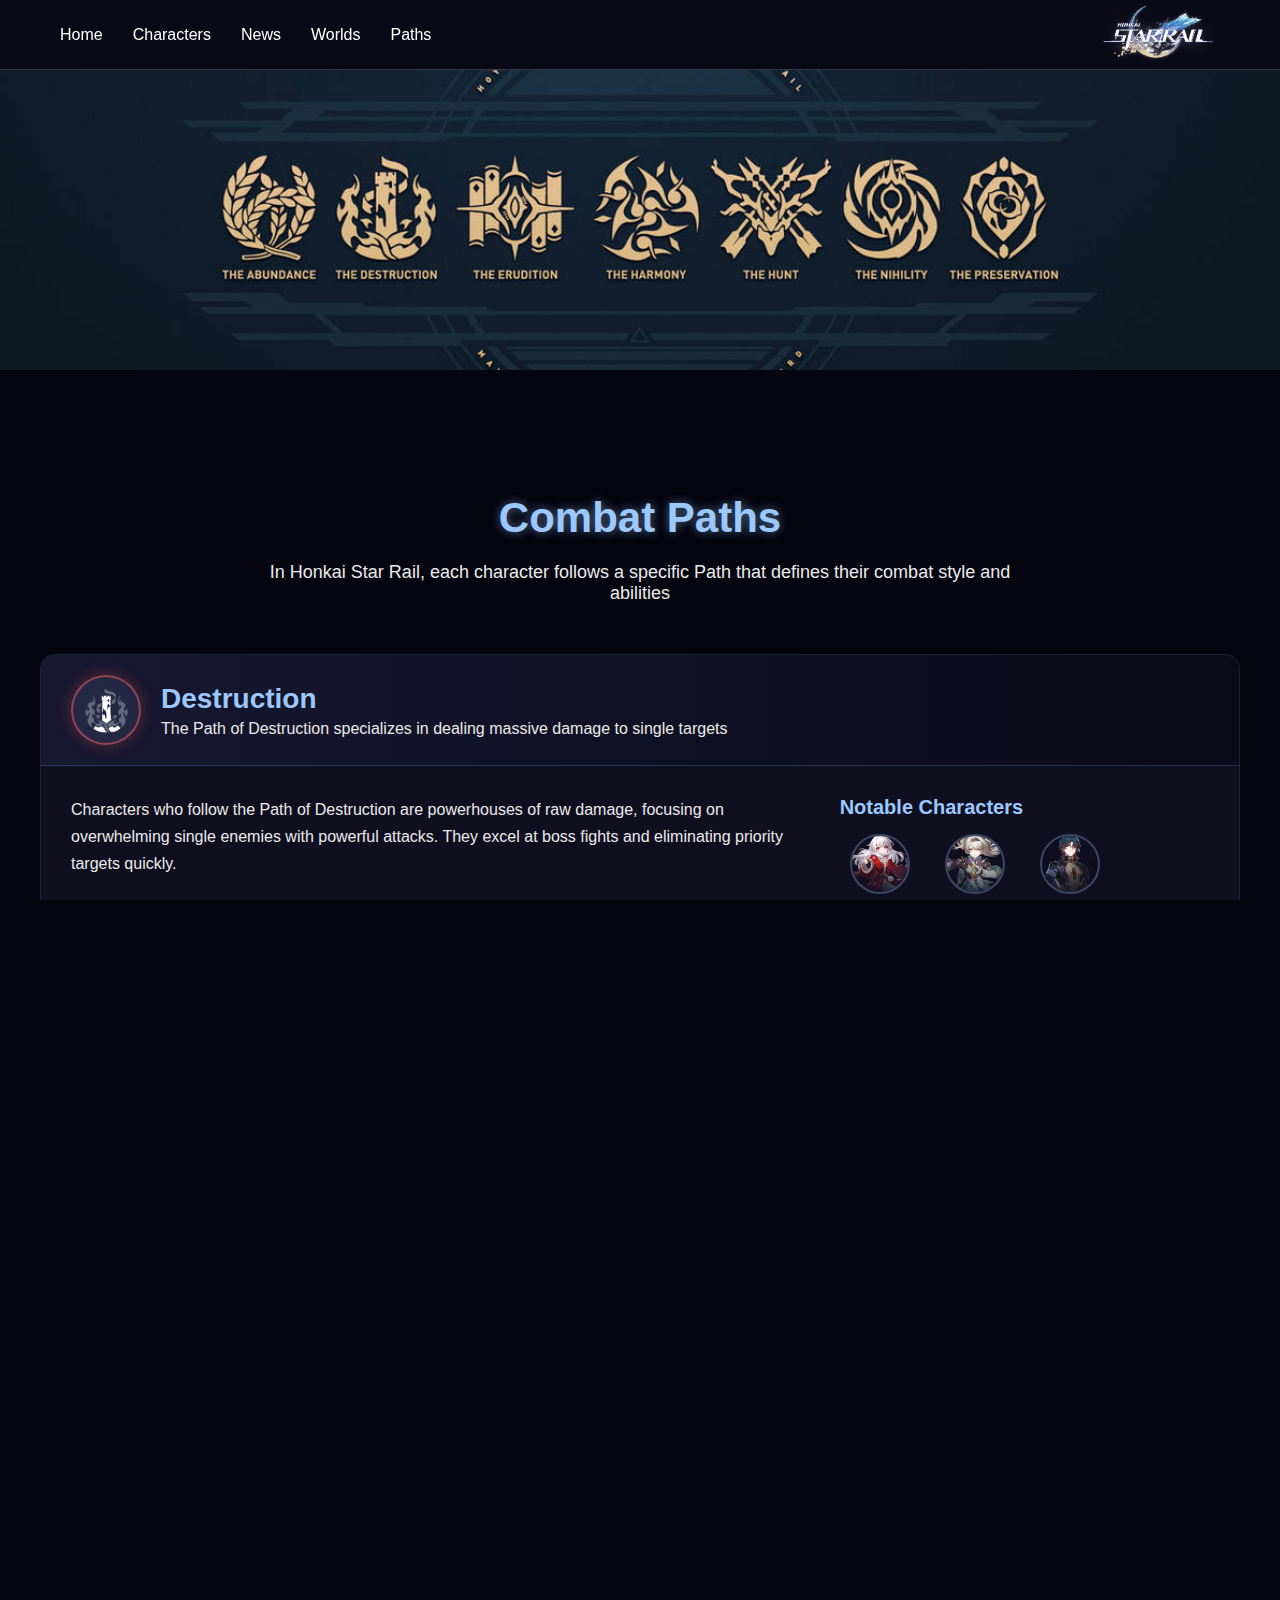
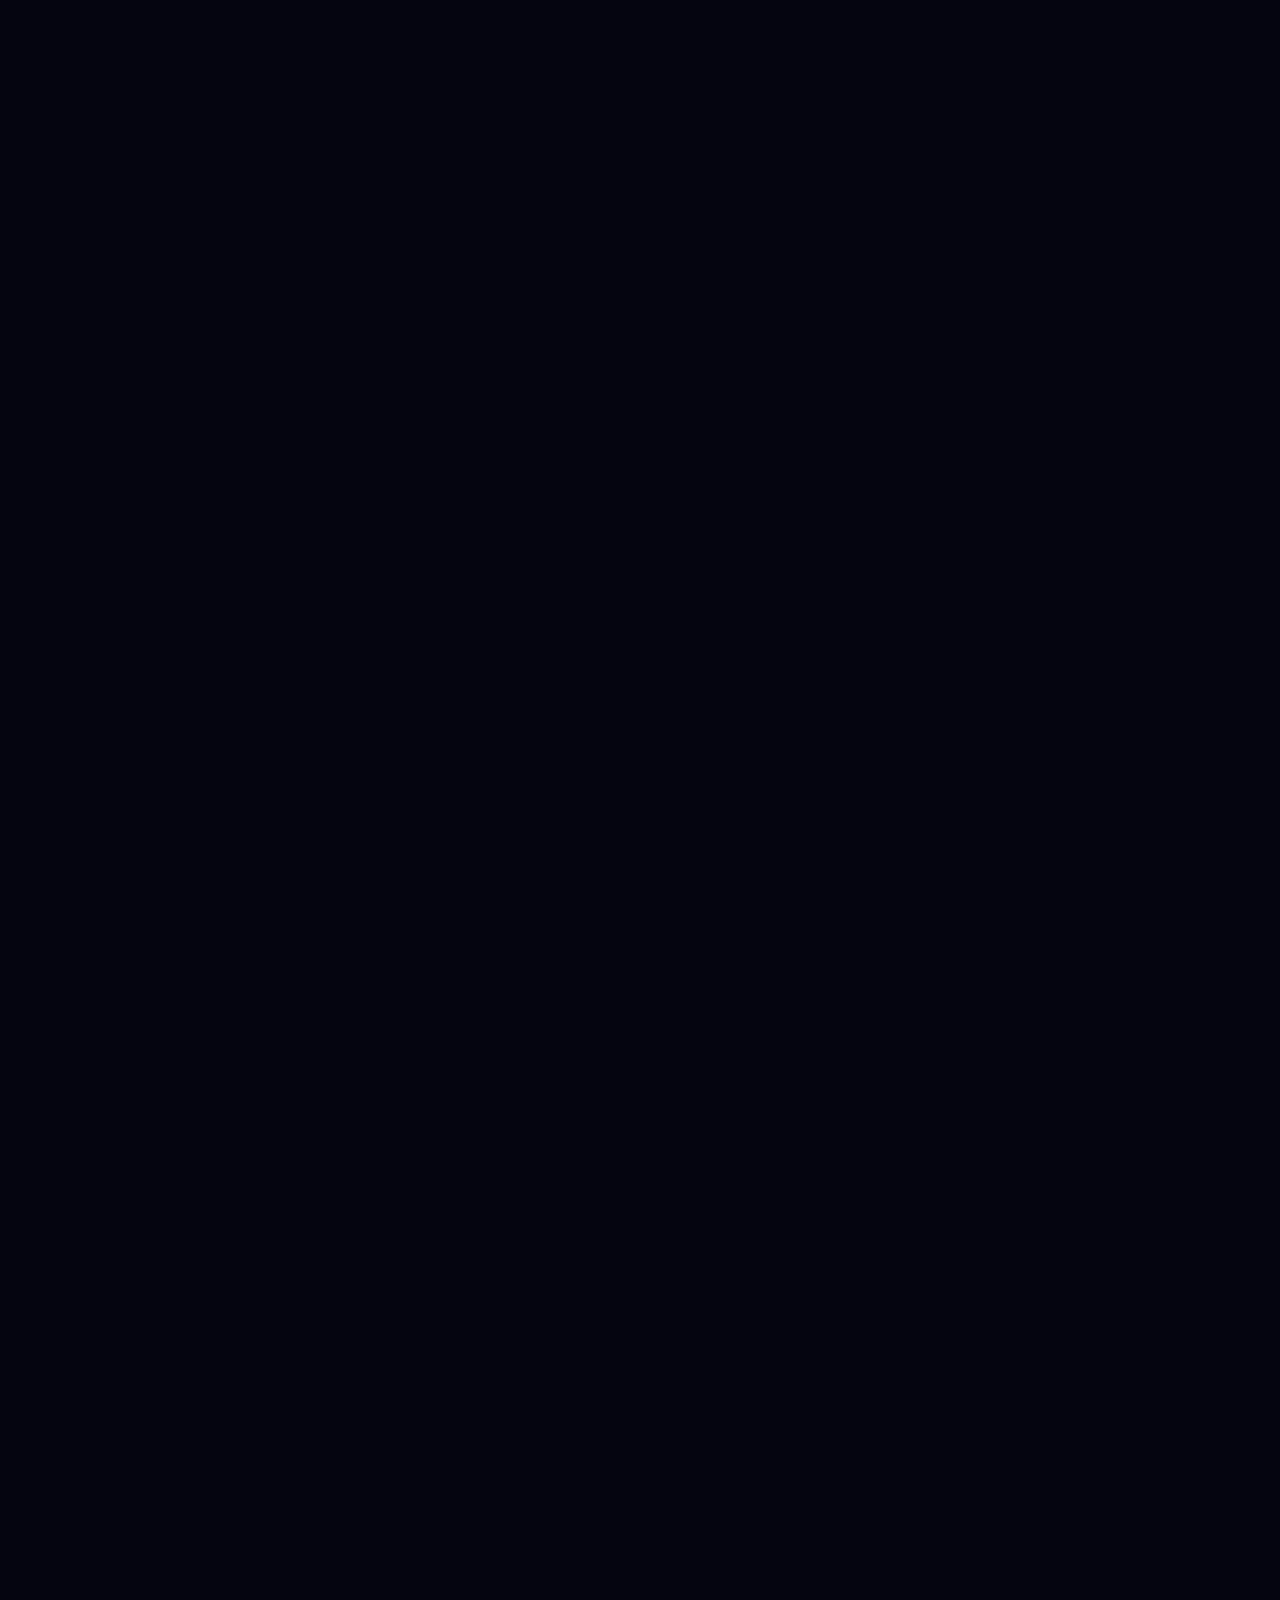
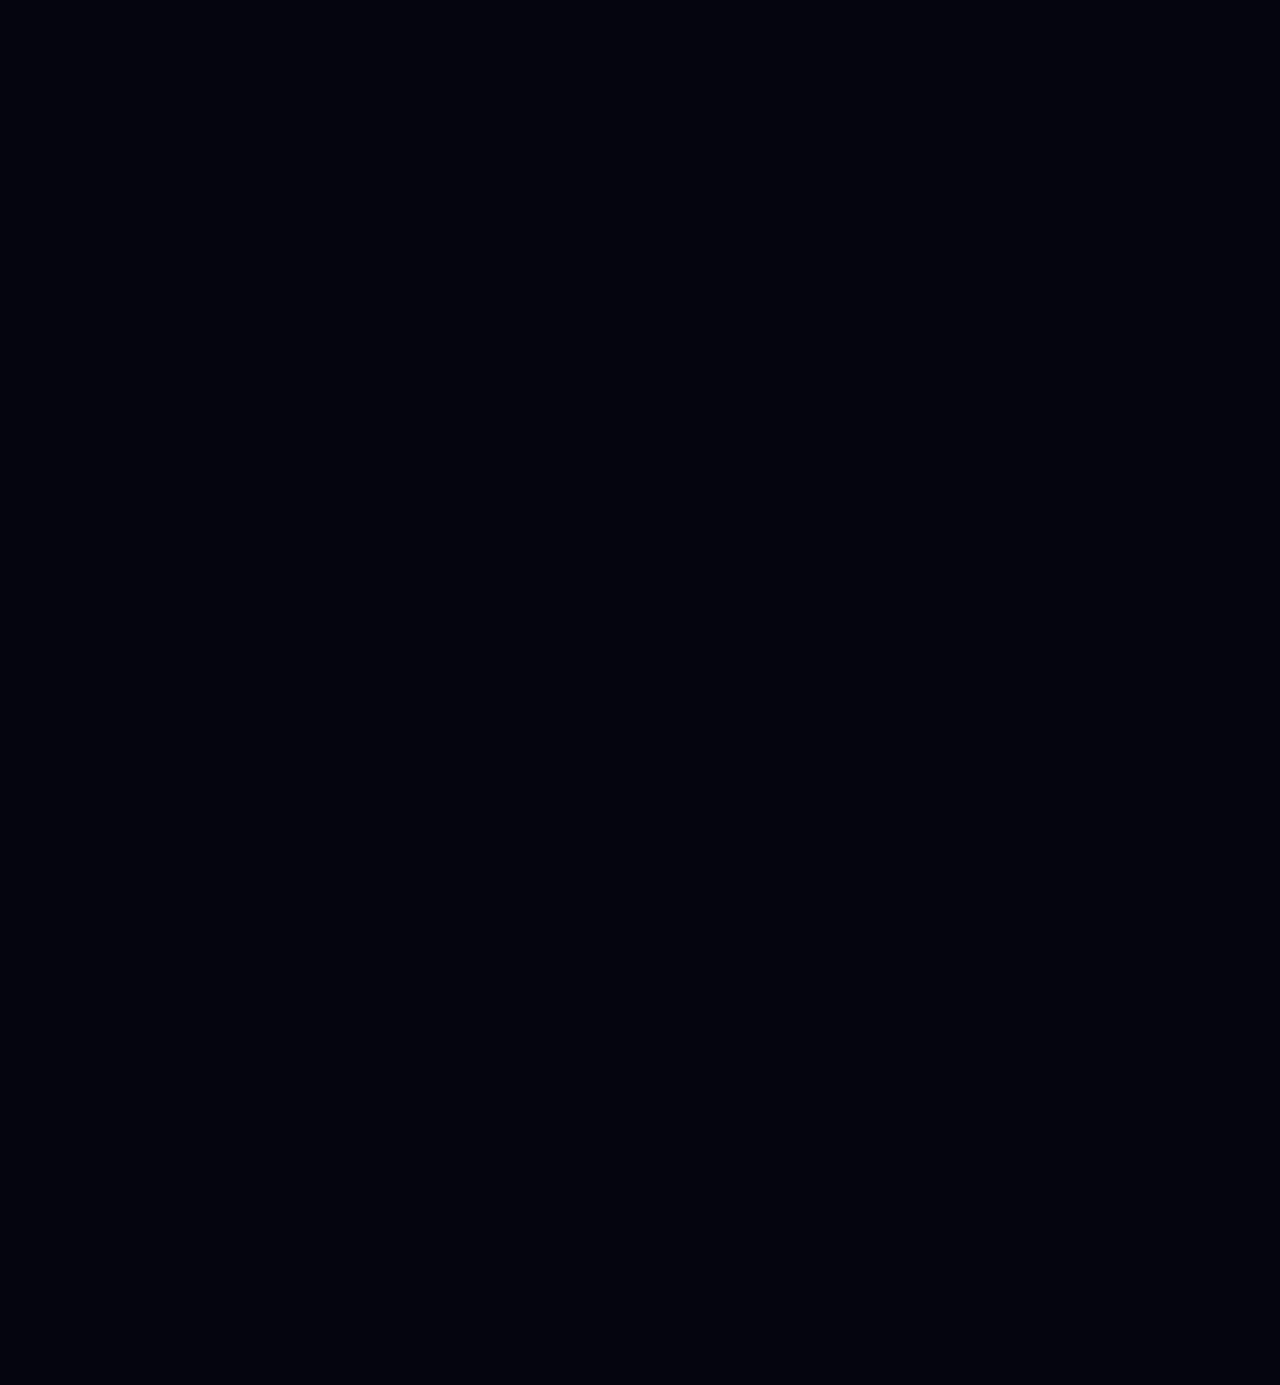
<file: paths.html>
<!DOCTYPE html>
<html lang="en">
<head>
  <meta charset="UTF-8">
  <meta name="viewport" content="width=device-width, initial-scale=1.0">
  <link rel="stylesheet" href="css/index.css">
  <title>Paths - Honkai Star Rail</title>
</head>
<body>
<header>
  <nav>
    <ul class="navbar">
      <li><a href="index.html">Home</a></li>
      <li><a href="Character.html">Characters</a></li>
      <li><a href="news.html">News</a></li>
      <li><a href="planet.html">Worlds</a></li>
      <li><a href="paths.html">Paths</a></li>
    </ul>
  </nav>
  <div class="logo-container">
    <a href="https://hsr.hoyoverse.com/en-us/home" target="_blank">
      <img src="/images/logos/HSR Logo.png" alt="Honkai Star Rail Logo" class="logo">
    </a>
  </div>
</header>

<div class="background-image-container">
  <img src="/images/backgrounds/pathsbg.jpg" alt="Paths Background" class="background-image" style="width: 100%; height: 300px; object-fit: cover;">
</div>

<main class="paths-page">
  <h1 class="page-title">Combat Paths</h1>
  <p class="page-subtitle">In Honkai Star Rail, each character follows a specific Path that defines their combat style and abilities</p>
  
  <div class="paths-container">
    <!-- Destruction Path -->
    <div class="path-section" id="destruction">
      <div class="path-header">
        <div class="path-icon-container">
          <img src="/images/paths/destruction.png" alt="Destruction Path" class="path-icon">
        </div>
        <div class="path-title">
          <h2>Destruction</h2>
          <p class="path-subtitle">The Path of Destruction specializes in dealing massive damage to single targets</p>
        </div>
      </div>
      
      <div class="path-content">
        <div class="path-description">
          <p>Characters who follow the Path of Destruction are powerhouses of raw damage, focusing on overwhelming single enemies with powerful attacks. They excel at boss fights and eliminating priority targets quickly.</p>
          <ul class="path-features">
            <li><span class="feature-highlight">Specialization:</span> Single-target damage</li>
            <li><span class="feature-highlight">Strength:</span> High burst damage</li>
            <li><span class="feature-highlight">Weakness:</span> Limited area-of-effect capability</li>
          </ul>
        </div>
        
        <div class="path-characters">
          <h3>Notable Characters</h3>
          <div class="path-character-list">
            <div class="path-character-item">
              <img src="/images/Characters/clara.png" alt="Clara">
              <span>Clara</span>
            </div>
            <div class="path-character-item">
              <img src="/images/Characters/firefly.png" alt="Firefly">
              <span>Firefly</span>
            </div>
            <div class="path-character-item">
              <img src="/images/Characters/blade.png" alt="Blade">
              <span>Blade</span>
            </div>
          </div>
        </div>
      </div>
    </div>
    
    <!-- Preservation Path -->
    <div class="path-section" id="preservation">
      <div class="path-header">
        <div class="path-icon-container">
          <img src="/images/paths/preservation.png" alt="Preservation Path" class="path-icon">
        </div>
        <div class="path-title">
          <h2>Preservation</h2>
          <p class="path-subtitle">The Path of Preservation focuses on shielding allies and absorbing damage</p>
        </div>
      </div>
      
      <div class="path-content">
        <div class="path-description">
          <p>Characters who walk the Path of Preservation are the team's defensive specialists. They provide shields, damage reduction, and can absorb massive amounts of damage to protect more vulnerable allies.</p>
          <ul class="path-features">
            <li><span class="feature-highlight">Specialization:</span> Shielding and defensive utility</li>
            <li><span class="feature-highlight">Strength:</span> Survivability and team protection</li>
            <li><span class="feature-highlight">Weakness:</span> Limited offensive capability</li>
          </ul>
        </div>
        
        <div class="path-characters">
          <h3>Notable Characters</h3>
          <div class="path-character-list">
            <div class="path-character-item">
              <img src="/images/Characters/march-7th-preservation.png" alt="March 7th">
              <span>March 7th</span>
            </div>
            <div class="path-character-item">
              <img src="/images/Characters/gepard.png" alt="Gepard">
              <span>Gepard</span>
            </div>
            <div class="path-character-item">
              <img src="/images/Characters/aventurine.png" alt="Aventurine">
              <span>Aventurine</span>
            </div>
          </div>
        </div>
      </div>
    </div>
    
    <!-- Hunt Path -->
    <div class="path-section" id="hunt">
      <div class="path-header">
        <div class="path-icon-container">
          <img src="/images/paths/hunt.png" alt="Hunt Path" class="path-icon">
        </div>
        <div class="path-title">
          <h2>Hunt</h2>
          <p class="path-subtitle">The Path of Hunt excels at dealing consistent single-target damage</p>
        </div>
      </div>
      
      <div class="path-content">
        <div class="path-description">
          <p>Hunt characters are precision fighters who specialize in sustained damage output against single targets. They often have mechanics that allow them to attack multiple times or exploit enemy weaknesses.</p>
          <ul class="path-features">
            <li><span class="feature-highlight">Specialization:</span> Sustained single-target damage</li>
            <li><span class="feature-highlight">Strength:</span> Consistent damage output</li>
            <li><span class="feature-highlight">Weakness:</span> Often vulnerable without support</li>
          </ul>
        </div>
        
        <div class="path-characters">
          <h3>Notable Characters</h3>
          <div class="path-character-list">
            <div class="path-character-item">
              <img src="/images/Characters/feixiao.png" alt="Feixiao">
              <span>Feixiao</span>
            </div>
            <div class="path-character-item">
              <img src="/images/Characters/topaz-numby.png" alt="Topaz & Numby">
              <span>Topaz & Numby</span>
            </div>
            <div class="path-character-item">
              <img src="/images/Characters/yanqing.png" alt="Yanqing">
              <span>Yanqing</span>
            </div>
          </div>
        </div>
      </div>
    </div>
    
    <!-- Erudition Path -->
    <div class="path-section" id="erudition">
      <div class="path-header">
        <div class="path-icon-container">
          <img src="/images/paths/erudition.png" alt="Erudition Path" class="path-icon">
        </div>
        <div class="path-title">
          <h2>Erudition</h2>
          <p class="path-subtitle">The Path of Erudition focuses on dealing area damage to multiple enemies</p>
        </div>
      </div>
      
      <div class="path-content">
        <div class="path-description">
          <p>Erudition characters are masters of area-of-effect damage, capable of hitting multiple enemies simultaneously. They excel in scenarios with grouped enemies and can clear waves efficiently.</p>
          <ul class="path-features">
            <li><span class="feature-highlight">Specialization:</span> Area-of-effect damage</li>
            <li><span class="feature-highlight">Strength:</span> Fighting multiple enemies</li>
            <li><span class="feature-highlight">Weakness:</span> May lack single-target focus</li>
          </ul>
        </div>
        
        <div class="path-characters">
          <h3>Notable Characters</h3>
          <div class="path-character-list">
            <div class="path-character-item">
              <img src="/images/Characters/himeko.png" alt="Himeko">
              <span>Himeko</span>
            </div>
            <div class="path-character-item">
              <img src="/images/Characters/the-herta.png" alt="The Herta">
              <span>The Herta</span>
            </div>
            <div class="path-character-item">
              <img src="/images/Characters/jade.png" alt="Jade">
              <span>Jade</span>
            </div>
          </div>
        </div>
      </div>
    </div>
    
    <!-- Harmony Path -->
    <div class="path-section" id="harmony">
      <div class="path-header">
        <div class="path-icon-container">
          <img src="/images/paths/harmony.png" alt="Harmony Path" class="path-icon">
        </div>
        <div class="path-title">
          <h2>Harmony</h2>
          <p class="path-subtitle">The Path of Harmony provides team support and buffs</p>
        </div>
      </div>
      
      <div class="path-content">
        <div class="path-description">
          <p>Harmony characters are team players who enhance the capabilities of their allies. They provide buffs, energy regeneration, and utility effects that boost the entire team's performance.</p>
          <ul class="path-features">
            <li><span class="feature-highlight">Specialization:</span> Team buffs and support</li>
            <li><span class="feature-highlight">Strength:</span> Enhancing overall team damage</li>
            <li><span class="feature-highlight">Weakness:</span> Lower personal damage output</li>
          </ul>
        </div>
        
        <div class="path-characters">
          <h3>Notable Characters</h3>
          <div class="path-character-list">
            <div class="path-character-item">
              <img src="/images/Characters/bronya.png" alt="Bronya">
              <span>Bronya</span>
            </div>
            <div class="path-character-item">
              <img src="/images/Characters/ruan-mei.png" alt="Ruan Mei">
              <span>Ruan Mei</span>
            </div>
            <div class="path-character-item">
              <img src="/images/Characters/robin.png" alt="Robin">
              <span>Robin</span>
            </div>
          </div>
        </div>
      </div>
    </div>
    
    <!-- Nihility Path -->
    <div class="path-section" id="nihility">
      <div class="path-header">
        <div class="path-icon-container">
          <img src="/images/paths/nihility.png" alt="Nihility Path" class="path-icon">
        </div>
        <div class="path-title">
          <h2>Nihility</h2>
          <p class="path-subtitle">The Path of Nihility specializes in debuffing enemies and dealing damage over time</p>
        </div>
      </div>
      
      <div class="path-content">
        <div class="path-description">
          <p>Nihility characters are masters of control and attrition, weakening enemies with debuffs and dealing sustained damage over time. They excel in longer fights where their effects can accumulate.</p>
          <ul class="path-features">
            <li><span class="feature-highlight">Specialization:</span> Debuffs and DoT effects</li>
            <li><span class="feature-highlight">Strength:</span> Enemy control and sustained damage</li>
            <li><span class="feature-highlight">Weakness:</span> Takes time to reach full potential</li>
          </ul>
        </div>
        
        <div class="path-characters">
          <h3>Notable Characters</h3>
          <div class="path-character-list">
            <div class="path-character-item">
              <img src="/images/Characters/black-swan.png" alt="Black Swan">
              <span>Black Swan</span>
            </div>
            <div class="path-character-item">
              <img src="/images/Characters/kafka.png" alt="Kafka">
              <span>Kafka</span>
            </div>
            <div class="path-character-item">
              <img src="/images/Characters/fugue.png" alt="Fugue">
              <span>Fugue</span>
            </div>
          </div>
        </div>
      </div>
    </div>
    
    <!-- Abundance Path -->
    <div class="path-section" id="abundance">
      <div class="path-header">
        <div class="path-icon-container">
          <img src="/images/paths/abundance.png" alt="Abundance Path" class="path-icon">
        </div>
        <div class="path-title">
          <h2>Abundance</h2>
          <p class="path-subtitle">The Path of Abundance focuses on healing and restoring allies</p>
        </div>
      </div>
      
      <div class="path-content">
        <div class="path-description">
          <p>Abundance characters are the team's healers, restoring HP and removing negative effects from allies. They ensure the team's sustainability in prolonged battles and challenging content.</p>
          <ul class="path-features">
            <li><span class="feature-highlight">Specialization:</span> Healing and recovery</li>
            <li><span class="feature-highlight">Strength:</span> Team sustainability</li>
            <li><span class="feature-highlight">Weakness:</span> Limited offensive capabilities</li>
          </ul>
        </div>
        
        <div class="path-characters">
          <h3>Notable Characters</h3>
          <div class="path-character-list">
            <div class="path-character-item">
              <img src="/images/Characters/bailu.png" alt="Bailu">
              <span>Bailu</span>
            </div>
            <div class="path-character-item">
              <img src="/images/Characters/gallagher.png" alt="Gallagher">
              <span>Gallagher</span>
            </div>
            <div class="path-character-item">
              <img src="/images/Characters/luocha.png" alt="Luocha">
              <span>Luocha</span>
            </div>
          </div>
        </div>
      </div>
    </div>
  
  
  <!-- Remembrance Path -->
<div class="path-section" id="remembrance">
    <div class="path-header">
      <div class="path-icon-container">
        <img src="/images/paths/remembrance.png" alt="Remembrance Path" class="path-icon">
      </div>
      <div class="path-title">
        <h2>Remembrance</h2>
        <p class="path-subtitle">The Path of Remembrance specializes in summoning allies and utilizing follow-up attacks</p>
      </div>
    </div>
    
    <div class="path-content">
      <div class="path-description">
        <p>Characters who follow the Path of Remembrance are masters of summoning and follow-up mechanics. They can call upon additional entities to assist in battle, creating powerful combo attacks and providing unique tactical advantages on the battlefield.</p>
        <ul class="path-features">
          <li><span class="feature-highlight">Specialization:</span> Summoning and follow-up attacks</li>
          <li><span class="feature-highlight">Strength:</span> Versatile combat options and action economy</li>
          <li><span class="feature-highlight">Weakness:</span> May require setup time for full effectiveness</li>
        </ul>
      </div>
      
      <div class="path-characters">
        <h3>Notable Characters</h3>
        <div class="path-character-list">
          <div class="path-character-item">
            <img src="/images/Characters/trailblazer-ice.png" alt="Trailblazer">
            <span>Trailblazer</span>
          </div>
          <div class="path-character-item">
            <img src="/images/Characters/castorice.png" alt="Castorice">
            <span>Castorice</span>
          </div>
          <div class="path-character-item">
            <img src="/images/Characters/aglaea.png" alt="Aglaea">
            <span>Aglaea</span>
          </div>
        </div>
      </div>
    </div>
  </div>
  
  <div class="section-divider"></div>
  
  <div class="paths-team-building">
    <h2>Path Synergy & Team Building</h2>
    <p>Creating a balanced team with complementary paths is essential for success in Honkai Star Rail. Here are some effective team compositions:</p>
    
    <div class="team-compositions">
      <div class="team-comp">
        <h3>Survival Team</h3>
        <div class="team-paths">
          <div class="team-path">
            <img src="/images/paths/destruction.png" alt="Destruction">
            <span>Destruction</span>
          </div>
          <div class="team-path">
            <img src="/images/paths/preservation.png" alt="Preservation">
            <span>Preservation</span>
          </div>
          <div class="team-path">
            <img src="/images/paths/abundance.png" alt="Abundance">
            <span>Abundance</span>
          </div>
          <div class="team-path">
            <img src="/images/paths/harmony.png" alt="Harmony">
            <span>Harmony</span>
          </div>
        </div>
        <p>Focused on survival with strong shielding, healing, and support while still maintaining damage output.</p>
      </div>
      
      <div class="team-comp">
        <h3>Burst Team</h3>
        <div class="team-paths">
          <div class="team-path">
            <img src="/images/paths/destruction.png" alt="Destruction">
            <span>Destruction</span>
          </div>
          <div class="team-path">
            <img src="/images/paths/hunt.png" alt="Hunt">
            <span>Hunt</span>
          </div>
          <div class="team-path">
            <img src="/images/paths/nihility.png" alt="Nihility">
            <span>Nihility</span>
          </div>
          <div class="team-path">
            <img src="/images/paths/harmony.png" alt="Harmony">
            <span>Harmony</span>
          </div>
        </div>
        <p>Maximizes damage output by combining debuffs, buffs, and strong single-target damage dealers.</p>
      </div>
      
      <div class="team-comp">
        <h3>AoE Team</h3>
        <div class="team-paths">
          <div class="team-path">
            <img src="/images/paths/erudition.png" alt="Erudition">
            <span>Erudition</span>
          </div>
          <div class="team-path">
            <img src="/images/paths/erudition.png" alt="Erudition">
            <span>Erudition</span>
          </div>
          <div class="team-path">
            <img src="/images/paths/abundance.png" alt="Abundance">
            <span>Abundance</span>
          </div>
          <div class="team-path">
            <img src="/images/paths/harmony.png" alt="Harmony">
            <span>Harmony</span>
          </div>
        </div>
        <p>Specializes in clearing multiple enemies with powerful area-of-effect attacks and sustain.</p>
      </div>
    </div>
  </div>
</main>



<footer class="site-footer">
  <div class="footer-logos">
    <img src="/images/logos/HSR Logo.png" alt="Star Rail Logo" class="footer-logo">
    <img src="/images/logos/HSRworldtour.png" alt="World Tour Logo" class="footer-logo">
  </div>
  
  <div class="footer-nav">
    <a href="https://hsr.hoyoverse.com/en-us/company/privacy">Privacy Policy</a>
    <a href="https://hsr.hoyoverse.com/en-us/company/terms">Terms of Service</a>
    <a href="https://www.hoyoverse.com/en-us/about-us?utm_source=hsr&utm_medium=footer">About Us</a>
    <a href="https://cs.hoyoverse.com/static/hoyoverse-new-csc-service-hall-fe/index.html?page_id=19&login_type=visitor&game_biz=platform_hyvpass&lang=en-us&utm_source=genshin&utm_medium=footer">Help Center</a>
  </div>
  
  <div class="footer-rating">
    <img src="/images/logos/rating.png" alt="ESRB Rating" class="rating-logo">
  </div>
  
  <div class="footer-legal">
    <p>"PlayStation Family Mark", "PlayStation" and "PS5 logo" are registered trademarks or trademarks of Sony Interactive Entertainment Inc.</p>
    <p>Epic, Epic Games, Epic Games Store, the Epic Games Store logo, and Epic Online Services are trademarks and/or registered trademarks of Epic Games. All other trademarks are the property of their respective owners.</p>
  </div>
  
  <div class="footer-company">
    <img src="/images/logos/Hoyoverse.png" alt="HoYoverse Logo" class="company-logo">
    <p>&copy; 2025 Honkai Star Rail Fan Site. All rights reserved.</p>
  </div>
</footer>
</body>
</html>
</file>
<file: css/index.css>
* {
  margin: 0;
  padding: 0;
  box-sizing: border-box;
}

html, body {
  width: 100%;
  height: 100%;
  scroll-behavior: smooth;
  overflow-x: hidden;
}

body {
  background-color: #050510;
  font-family: 'Poppins', 'Segoe UI', Tahoma, Geneva, Verdana, sans-serif;
  color: white;
}

header {
  position: sticky;
  top: 0;
  width: 100%;
  height: 70px;
  background: rgba(10, 10, 25, 0.8);
  backdrop-filter: blur(10px);
  display: flex;
  align-items: center;
  padding: 0 60px;
  z-index: 100;
  border-bottom: 1px solid rgba(255, 255, 255, 0.2);
}
section{
  height: 100vh;
  display: flex;
  justify-content: center;
  align-items: center;
  scroll-snap-align: start;
}

.container {
  scroll-snap-type: y proximity;
  overflow-y: scroll;
  height: 100vh;
}

.logo-container {
  display: flex;
  align-items: center;
  justify-content: flex-end;
  z-index: 99;
  margin-left: auto; /* Push to right */
}

.logo {
  height: 60px;
}


.menu-toggle {
  display: none;
  flex-direction: column;
  justify-content: space-between;
  width: 30px;
  height: 21px;
  cursor: pointer;
  z-index: 200;
}

.menu-toggle span {
  display: block;
  height: 3px;
  width: 100%;
  background-color: white;
  border-radius: 3px;
  transition: all 0.3s ease;
}

/* Additional body class to prevent scrolling when menu is open */
body.no-scroll {
  overflow: hidden;
}

nav {
  margin-right: auto; /* Ensures nav stays left and logo can go right */
}

.navbar {
  list-style: none;
  display: flex;
  align-items: center;
  gap: 30px;
  padding-left: 0;
}

.menu-toggle {
  display: none;
  flex-direction: column;
  justify-content: space-between;
  width: 30px;
  height: 21px;
  cursor: pointer;
  z-index: 200;
}

.navbar li {
  list-style: none;
}

.navbar a {
  color: white;
  text-decoration: none;
  font-weight: 500;
  font-size: 16px;
  transition: color 0.3s ease;
}

.navbar a:hover {
  color: #9bc9ff;
}

@media (max-width: 768px) {
  header {
    padding: 0 20px;
    justify-content: space-between; /* Ensure proper spacing on mobile */
  }
  
  .menu-toggle {
    display: flex;
  }
  
  .logo-container {
    /* Keep logo on right for mobile too */
    justify-content: flex-end;
    margin-left: auto;
  }
  
  .logo {
    height: 40px;
  }
  
  /* Nav will be hidden in side panel on mobile */
  nav {
    margin-right: 0;
  }
  
  .navbar {
    position: fixed;
    top: 0;
    left: -100%;
    width: 250px;
    height: 100vh;
    background: rgba(10, 10, 25, 0.95);
    backdrop-filter: blur(10px);
    flex-direction: column;
    justify-content: center;
    padding: 50px 0;
    transition: left 0.3s ease;
    z-index: 150;
    border-right: 1px solid rgba(255, 255, 255, 0.2);
    gap: 40px;
  }
}

.home {
  position: relative;
  overflow: hidden;
  height: 100vh;
}

.IntroVid {
  width: 100%;
  height: 100%;
  object-fit: cover;
  position: absolute;
  top: 0;
  left: 0;
}

.intro-text {
  padding-top: 70px;
}

.hsr-background-section {
  background-image: url("/images/backgrounds/hsrbg.jpg");
  background-size: cover;
  background-position: center;
  background-repeat: no-repeat;
  padding: 100px 20px;
  min-height: 100vh;
  display: flex;
  justify-content: center;
  align-items: center;
}

.main {
  position: relative;
  z-index: 1;
  display: flex;
  flex-direction: column;
  justify-content: center;
  align-items: center;
  gap: 50px; /* Adds space between video and text */
  width: 100%;
  max-width: 1200px;
}

.video-container {
  width: 80%;
  max-width: 1000px;
  background: rgba(10, 10, 25, 0.8);
  backdrop-filter: blur(10px);
  border-radius: 15px;
  padding: 30px;
  border: 1px solid rgba(155, 201, 255, 0.3);
  box-shadow: 0 0 30px rgba(155, 201, 255, 0.2);
  animation: fadeIn 1.5s ease-in-out;
}

.video-title {
  text-align: center;
  font-size: 32px;
  margin-bottom: 20px;
  color: #9bc9ff;
  text-shadow: 0 0 10px rgba(155, 201, 255, 0.5);
}

.video-wrapper {
  position: relative;
  width: 100%;
  padding-bottom: 56.25%; /* 16:9 Aspect Ratio */
  height: 0;
  overflow: hidden;
  border-radius: 10px;
  border: 2px solid rgba(155, 201, 255, 0.3);
  box-shadow: 0 0 20px rgba(155, 201, 255, 0.2);
  margin-bottom: 20px;
}

.video-wrapper video {
  position: absolute;
  top: 0;
  left: 0;
  width: 100%;
  height: 100%;
  border-radius: 8px;
  object-fit: cover;
}

.video-description {
  text-align: center;
  font-size: 16px;
  color: #eaeaea;
  max-width: 800px;
  margin: 0 auto;
}

.main {
  position: relative;
  z-index: 1;
  display: flex;
  justify-content: center;
  align-items: center;
}

.next-page {
  position: relative;
  height: 100vh;
  width: 100%;
}

.HSR_background {
  width: 100%;
  height: 100%;
  object-fit: cover;
}

.floating-elements {
  position: absolute;
  top: 0;
  left: 0;
  width: 100%;
  height: 100%;
  display: flex;
  flex-direction: column;
  justify-content: center;
  align-items: center;
  z-index: 1;
  padding: 0 60px;
}

.floating-title {
  text-align: center;
  margin-bottom: 50px;
  animation: fadeIn 1.5s ease-in-out;
}

.floating-title h1 {
  font-size: 60px;
  font-weight: 700;
  margin-bottom: 10px;
  text-shadow: 0 0 15px rgba(155, 201, 255, 0.8);
}

.floating-title p {
  font-size: 24px;
  font-weight: 300;
  color: #9bc9ff;
  text-shadow: 0 0 10px rgba(155, 201, 255, 0.5);
}

.download-platforms {
  display: flex;
  flex-direction: column;
  align-items: center;
  width: 100%;
  max-width: 900px;
  background: rgba(5, 5, 16, 0.6);
  backdrop-filter: blur(5px);
  border-radius: 15px;
  padding: 30px;
  border: 1px solid rgba(255, 255, 255, 0.1);
  animation: slideUp 1s ease-in-out 0.5s both;
}

.qr-code {
  margin-bottom: 20px;
}

.qr-code img {
  height: 100px;
  width: auto;
  border: 2px solid rgba(255, 255, 255, 0.2);
  border-radius: 8px;
}

.platform-buttons {
  display: flex;
  flex-wrap: wrap;
  justify-content: center;
  gap: 15px;
  margin-bottom: 20px;
}

.platform-btn {
  display: flex;
  align-items: center;
  justify-content: center;
  height: 60px;
  padding: 10px 20px;
  background: rgba(255, 255, 255, 0.1);
  border-radius: 8px;
  transition: all 0.3s ease;
  border: 1px solid rgba(255, 255, 255, 0.2);
}

.platform-btn:hover {
  transform: translateY(-5px);
  background: rgba(155, 201, 255, 0.2);
  box-shadow: 0 5px 15px rgba(155, 201, 255, 0.3);
}

.platform-btn img {
  height: 100%;
  width: auto;
}

.rating img {
  height: 80px;
  width: auto;
}

/* Animations */
@keyframes fadeIn {
  from {
    opacity: 0;
  }
  to {
    opacity: 1;
  }
}

@keyframes slideUp {
  from {
    opacity: 0;
    transform: translateY(50px);
  }
  to {
    opacity: 1;
    transform: translateY(0);
  }
}


@media (max-width: 768px) {
  .floating-title h1 {
    font-size: 40px;
  }
  
  .floating-title p {
    font-size: 18px;
  }
  
  .platform-buttons {
    flex-direction: column;
    align-items: center;
  }
  
  .platform-btn {
    width: 80%;
  }
  .video-container {
    width: 95%;
    padding: 20px;
  }
  
  .video-title {
    font-size: 26px;
  }
  
  .video-description {
    font-size: 14px;
  }
  
  .main {
    gap: 30px;
  }
.modal-content {
    width: 90%;
    margin: 10% auto;
    padding: 20px;
  }
      
.world-modal-header {
    flex-direction: column;
    text-align: center;
  }
      
.world-modal-image {
    margin-right: 0;
    margin-bottom: 15px;
  }
      
.world-features {
    flex-direction: column;
  }
}

.modal {
    display: none;
    position: fixed;
    z-index: 1000;
    left: 0;
    top: 0;
    width: 100%;
    height: 100%;
    overflow: auto;
    background-color: rgba(0, 0, 0, 0.8);
    backdrop-filter: blur(5px);
}
    
.modal-content {
    background-color: rgba(20, 20, 40, 0.95);
    margin: 5% auto;
    padding: 30px;
    border: 1px solid rgba(155, 201, 255, 0.3);
    width: 80%;
    max-width: 800px;
    border-radius: 15px;
    box-shadow: 0 0 30px rgba(155, 201, 255, 0.3);
    animation: modalFadeIn 0.4s ease-out;
    position: relative;
}
    
.close-modal {
    position: absolute;
    top: 15px;
    right: 20px;
    color: #9bc9ff;
    font-size: 28px;
    font-weight: bold;
    cursor: pointer;
    transition: color 0.3s ease;
}
    
.close-modal:hover {
    color: white;
    text-shadow: 0 0 10px rgba(155, 201, 255, 0.8);
}
    
.world-modal-header {
    display: flex;
    align-items: center;
    margin-bottom: 25px;
    border-bottom: 1px solid rgba(155, 201, 255, 0.2);
    padding-bottom: 15px;
}
    
    .world-modal-image {
    width: 100px;
    height: 100px;
    object-fit: contain;
    margin-right: 20px;
    border-radius: 10px;
    border: 2px solid rgba(155, 201, 255, 0.3);
}
    
.world-modal-title h2 {
    font-size: 32px;
    margin-bottom: 5px;
    color: #9bc9ff;
}
    
.world-modal-title p {
    font-size: 16px;
    color: #eaeaea;
}
    
.world-modal-body {
    margin-top: 20px;
}
    
.world-description {
    font-size: 16px;
    line-height: 1.7;
    margin-bottom: 20px;
    color: #eaeaea;
}
    
.world-features {
    display: flex;
    flex-wrap: wrap;
    gap: 20px;
    margin-top: 25px;
}
    
.world-feature {
    background-color: rgba(155, 201, 255, 0.1);
    border: 1px solid rgba(155, 201, 255, 0.2);
    border-radius: 10px;
    padding: 15px;
    flex: 1;
    min-width: 200px;
}
    
.world-feature h3 {
    font-size: 18px;
    margin-bottom: 10px;
    color: #9bc9ff;
}
    
.world-feature p {
    font-size: 14px;
    color: #eaeaea;
}
    
  /* Animation */
  @keyframes modalFadeIn {
    from {
      opacity: 0;
      transform: translateY(-30px);
  }
    to {
      opacity: 1;
      transform: translateY(0);
    }
}
    
    /* Add a button to the world cards */
.world-card {
    cursor: pointer;
    position: relative;
}
    
.view-details-btn {
    position: absolute;
    bottom: 15px;
    left: 50%;
    transform: translateX(-50%);
    background-color: rgba(155, 201, 255, 0.2);
    color: #9bc9ff;
    border: 1px solid rgba(155, 201, 255, 0.4);
    padding: 8px 15px;
    border-radius: 6px;
    font-size: 14px;
    cursor: pointer;
    transition: all 0.3s ease;
    opacity: 0;
}
    
.world-card:hover .view-details-btn {
    opacity: 1;
    bottom: 20px;
}
    
.view-details-btn:hover {
    background-color: rgba(155, 201, 255, 0.4);
    color: white;
}
    
    /* Adjust world card padding for button */
.world-card p {
      padding-bottom: 40px;
}

footer {
  background-color: rgba(10, 10, 25, 0.9);
  color: white;
  text-align: center;
  padding: 20px 0;
  border-top: 1px solid rgba(255, 255, 255, 0.2);
  font-size: 14px;
  position: relative;
  z-index: 2;
}

.site-footer {
  background-color: #000;
  color: #fff;
  padding: 2rem 0;
  text-align: center;
}

.footer-logos {
  margin-bottom: 1.5rem;
}

.footer-logo {
  height: 40px;
  margin: 0 10px;
}

.footer-nav {
  margin-bottom: 1.5rem;
}

.footer-nav a {
  color: #fff;
  text-decoration: none;
  margin: 0 15px;
  font-size: 14px;
}

.footer-nav a:hover {
  text-decoration: underline;
}

.footer-rating {
  margin-bottom: 1.5rem;
}

.rating-logo {
  height: 60px;
}

.footer-legal {
  width: 80%;
  margin: 0 auto 1.5rem;
}

.footer-legal p {
  font-size: 12px;
  margin-bottom: 0.5rem;
  opacity: 0.7;
}

.footer-company {
  margin-top: 2rem;
}

.company-logo {
  height: 50px;
  margin-bottom: 1rem;
}

.footer-company p {
  font-size: 12px;
  opacity: 0.7;
}

.character-page {
  padding: 120px 40px 60px;
  background-color: #050510;
  color: white;
}

.page-title {
  text-align: center;
  font-size: 36px;
  margin-bottom: 40px;
}

.character-grid, .worlds-grid {
  display: grid;
  justify-content: center;
  grid-template-columns: repeat(auto-fill, minmax(300px, 1fr));
  gap: 15px;
  max-width: 1500px;
  margin: 0 auto;
  padding: 20px;
  
}

.character-card, .world-card {
  background-color: rgba(20, 20, 40, 0.7);
  border-radius: 15px;
  overflow: hidden;
  box-shadow: 0 5px 15px rgba(0, 0, 0, 0.3);
  transition: all 0.4s ease;
  position: relative;
  height: 100%;
  display: flex;
  flex-direction: column;
  border: 1px solid rgba(155, 201, 255, 0.1);
}

.character-card:hover, .world-card:hover {
  transform: translateY(-10px);
  box-shadow: 0 15px 30px rgba(155, 201, 255, 0.2);
  border-color: rgba(155, 201, 255, 0.4);
}

.card-image-container {
  position: relative;
  overflow: hidden;
}

.character-card img, .world-card img {
  width: 100%;
  transition: transform 0.5s ease;
  object-fit: cover;
}

.character-card img {
  height: 380px;
}

.world-card img {
  height: 200px;
}

.character-card:hover img, .world-card:hover img {
  transform: scale(1.05);
}

.card-content {
  padding: 20px;
  flex-grow: 1;
  display: flex;
  flex-direction: column;
}

.card-content h2 {
  font-size: 22px;
  margin-bottom: 12px;
  color: #9bc9ff;
  font-weight: 600;
}

.card-content p {
  font-size: 15px;
  color: #eaeaea;
  line-height: 1.6;
  flex-grow: 1;
}

/* Path/element badge for character cards */
.path-badge {
  position: absolute;
  top: 15px;
  right: 15px;
  width: 40px;
  height: 40px;
  border-radius: 50%;
  background-color: rgba(10, 10, 25, 0.8);
  display: flex;
  justify-content: center;
  align-items: center;
  border: 2px solid rgba(255, 255, 255, 0.3);
  box-shadow: 0 0 10px rgba(155, 201, 255, 0.5);
}

.path-badge img {
  width: 25px !important;
  height: 25px !important;
  object-fit: contain !important;
}

/* World type badge */
.world-type {
  background-color: rgba(10, 10, 25, 0.8);
  display: inline-block;
  padding: 5px 12px;
  border-radius: 20px;
  font-size: 12px;
  font-weight: 500;
  color: #9bc9ff;
  margin-top: 10px;
  border: 1px solid rgba(155, 201, 255, 0.3);
}

/* Card details button */
.card-button {
  margin-top: 15px;
  background-color: rgba(155, 201, 255, 0.1);
  color: #9bc9ff;
  border: 1px solid rgba(155, 201, 255, 0.3);
  padding: 8px 15px;
  border-radius: 6px;
  font-size: 14px;
  cursor: pointer;
  transition: background-color 0.3s ease, color 0.3s ease, border-color 0.3s ease;
  text-align: center;
  text-decoration: none;
  display: block;
}

.card-button:hover {
  background-color: rgba(155, 201, 255, 0.2);
  border-color: rgba(155, 201, 255, 0.6);
  color: white;
}

/* Filter/category system */
.filter-container {
  display: flex;
  justify-content: center;
  flex-wrap: wrap;
  gap: 15px;
  margin: 0 auto 40px;
  max-width: 1200px;
}

.filter-button {
  background-color: rgba(10, 10, 25, 0.8);
  color: white;
  border: 1px solid rgba(155, 201, 255, 0.3);
  padding: 8px 20px;
  border-radius: 30px;
  font-size: 15px;
  cursor: pointer;
  transition: background-color 0.3s ease, color 0.3s ease, border-color 0.3s ease;
}

.filter-button:hover {
  background-color: rgba(155, 201, 255, 0.2);
}

.filter-button.active {
  background-color: rgba(155, 201, 255, 0.3);
  border-color: rgba(155, 201, 255, 0.8);
  box-shadow: 0 0 10px rgba(155, 201, 255, 0.4);
}

/* Page title enhancement */
.page-title {
  text-align: center;
  font-size: 42px;
  margin-bottom: 20px;
  color: #9bc9ff;
  text-shadow: 0 0 10px rgba(155, 201, 255, 0.5);
}

.page-subtitle {
  text-align: center;
  font-size: 18px;
  max-width: 800px;
  margin: 0 auto 50px;
  color: #eaeaea;
}

/* Section divider */
.section-divider {
  height: 2px;
  background: linear-gradient(to right, transparent, rgba(155, 201, 255, 0.5), transparent);
  margin: 40px auto;
  max-width: 80%;
}

/* Responsive adjustments */
@media (max-width: 768px) {
  .character-grid, .worlds-grid {
    grid-template-columns: repeat(auto-fill, minmax(220px, 1fr));
    gap: 20px;
  }
  
  .character-card img {
    height: 300px;
  }
  
  .page-title {
    font-size: 32px;
  }
  
  .path-badge {
    width: 35px;
    height: 35px;
  }
  
  .path-badge img {
    width: 20px !important;
    height: 20px !important;
  }

}

/* Paths page specific styles */
.paths-page {
  padding: 120px 40px 60px;
  background-color: #050510;
  color: white;
}

/* Path sections styling */
.paths-container {
  max-width: 1200px;
  margin: 0 auto;
}

.path-section {
  background-color: rgba(20, 20, 40, 0.7);
  border-radius: 15px;
  overflow: hidden;
  margin-bottom: 40px;
  border: 1px solid rgba(155, 201, 255, 0.1);
  box-shadow: 0 5px 15px rgba(0, 0, 0, 0.3);
  transition: transform 0.3s ease, box-shadow 0.3s ease;
}

.path-section:hover {
  transform: translateY(-5px);
  box-shadow: 0 10px 20px rgba(155, 201, 255, 0.2);
  border-color: rgba(155, 201, 255, 0.3);
}

.path-header {
  display: flex;
  align-items: center;
  padding: 20px 30px;
  background: linear-gradient(to right, rgba(25, 25, 50, 0.9), rgba(10, 10, 25, 0.9));
  border-bottom: 1px solid rgba(155, 201, 255, 0.2);
}

.path-icon-container {
  width: 70px;
  height: 70px;
  background-color: rgba(155, 201, 255, 0.1);
  border-radius: 50%;
  display: flex;
  justify-content: center;
  align-items: center;
  margin-right: 20px;
  border: 2px solid rgba(155, 201, 255, 0.3);
  box-shadow: 0 0 15px rgba(155, 201, 255, 0.2);
}

.path-icon {
  width: 45px;
  height: 45px;
  object-fit: contain;
}

.path-title {
  flex: 1;
}

.path-title h2 {
  font-size: 28px;
  margin-bottom: 5px;
  color: #9bc9ff;
}

.path-subtitle {
  font-size: 16px;
  color: #eaeaea;
  font-weight: 300;
}

.path-content {
  display: flex;
  flex-wrap: wrap;
  padding: 30px;
  gap: 30px;
}

.path-description {
  flex: 2;
  min-width: 300px;
}

.path-description p {
  font-size: 16px;
  line-height: 1.7;
  margin-bottom: 20px;
  color: #eaeaea;
}

.path-features {
  list-style: none;
  padding: 0;
}

.path-features li {
  margin-bottom: 10px;
  font-size: 15px;
  color: #d9d9d9;
}

.feature-highlight {
  color: #9bc9ff;
  font-weight: 500;
}

.path-characters {
  flex: 1;
  min-width: 250px;
}

.path-characters h3 {
  font-size: 20px;
  margin-bottom: 15px;
  color: #9bc9ff;
}

.path-character-list {
  display: flex;
  flex-wrap: wrap;
  gap: 15px;
}

.path-character-item {
  display: flex;
  flex-direction: column;
  align-items: center;
  width: 80px;
  transition: transform 0.3s ease;
}

.path-character-item:hover {
  transform: translateY(-5px);
}

.path-character-item img {
  width: 60px;
  height: 60px;
  border-radius: 50%;
  object-fit: cover;
  border: 2px solid rgba(155, 201, 255, 0.3);
  margin-bottom: 8px;
}

.path-character-item span {
  font-size: 14px;
  text-align: center;
  color: #eaeaea;
}

/* Team building section */
.paths-team-building {
  max-width: 1200px;
  margin: 60px auto 0;
}

.paths-team-building h2 {
  font-size: 32px;
  margin-bottom: 20px;
  color: #9bc9ff;
  text-align: center;
}

.paths-team-building > p {
  text-align: center;
  max-width: 800px;
  margin: 0 auto 40px;
  font-size: 16px;
  color: #eaeaea;
}

.team-compositions {
  display: grid;
  grid-template-columns: repeat(auto-fit, minmax(300px, 1fr));
  gap: 30px;
}

.team-comp {
  background-color: rgba(20, 20, 40, 0.7);
  border-radius: 15px;
  padding: 25px;
  border: 1px solid rgba(155, 201, 255, 0.1);
  transition: transform 0.3s ease, box-shadow 0.3s ease;
}

.team-comp:hover {
  transform: translateY(-5px);
  box-shadow: 0 10px 20px rgba(155, 201, 255, 0.2);
  border-color: rgba(155, 201, 255, 0.3);
}

.team-comp h3 {
  font-size: 22px;
  margin-bottom: 15px;
  color: #9bc9ff;
  text-align: center;
}

.team-paths {
  display: flex;
  justify-content: center;
  flex-wrap: wrap;
  gap: 15px;
  margin-bottom: 20px;
}

.team-path {
  display: flex;
  flex-direction: column;
  align-items: center;
  width: 60px;
}

.team-path img {
  width: 40px;
  height: 40px;
  border-radius: 50%;
  object-fit: contain;
  background-color: rgba(155, 201, 255, 0.1);
  padding: 5px;
  border: 1px solid rgba(155, 201, 255, 0.3);
  margin-bottom: 5px;
}

.team-path span {
  font-size: 12px;
  text-align: center;
  color: #eaeaea;
}

.team-comp p {
  font-size: 15px;
  color: #d9d9d9;
  text-align: center;
}

/* Path-specific colors */
#destruction .path-icon-container {
  border-color: rgba(255, 100, 100, 0.5);
  box-shadow: 0 0 15px rgba(255, 100, 100, 0.3);
}

#preservation .path-icon-container {
  border-color: rgba(100, 200, 255, 0.5);
  box-shadow: 0 0 15px rgba(100, 200, 255, 0.3);
}

#hunt .path-icon-container {
  border-color: rgba(150, 255, 150, 0.5);
  box-shadow: 0 0 15px rgba(150, 255, 150, 0.3);
}

#erudition .path-icon-container {
  border-color: rgba(200, 150, 255, 0.5);
  box-shadow: 0 0 15px rgba(200, 150, 255, 0.3);
}

#harmony .path-icon-container {
  border-color: rgba(255, 200, 100, 0.5);
  box-shadow: 0 0 15px rgba(255, 200, 100, 0.3);
}

#nihility .path-icon-container {
  border-color: rgba(150, 150, 255, 0.5);
  box-shadow: 0 0 15px rgba(150, 150, 255, 0.3);
}

#abundance .path-icon-container {
  border-color: rgba(255, 150, 200, 0.5);
  box-shadow: 0 0 15px rgba(255, 150, 200, 0.3);
}

#remembrance .path-icon-container {
  border-color: rgba(180, 120, 220, 0.5);
  box-shadow: 0 0 15px rgba(180, 120, 220, 0.3);
}

/* Responsive adjustments */
@media (max-width: 768px) {
  .path-header {
    flex-direction: column;
    text-align: center;
    padding: 20px;
  }
  
  .path-icon-container {
    margin-right: 0;
    margin-bottom: 15px;
  }
  
  .path-content {
    flex-direction: column;
  }
  
  .path-character-list {
    justify-content: center;
  }
  
  .team-compositions {
    grid-template-columns: 1fr;
  }
  
  .paths-page {
    padding: 100px 20px 40px;
  }
  
  .path-title h2 {
    font-size: 24px;
  }
}
</file>
<file: css/news.css>
/* Reset styles to normalize browser differences */
* {
  margin: 0;
  padding: 0;
  box-sizing: border-box;
}

/* Global HTML and body styles */
html, body {
  width: 100%;
  height: 100%;
  scroll-behavior: smooth;
  overflow-x: hidden;
}

/* Base body styling with dark theme */
body {
  background-color: #050510;
  font-family: 'Poppins', 'Segoe UI', Tahoma, Geneva, Verdana, sans-serif;
  color: white;
}

/* Header styling - sticky navigation bar */
header {
  position: sticky;
  top: 0;
  width: 100%;
  height: 70px;
  background: rgba(10, 10, 25, 0.8);
  backdrop-filter: blur(10px);
  display: flex;
  justify-content: space-between;
  align-items: center;
  padding: 0 60px;
  z-index: 100;
  border-bottom: 1px solid rgba(255, 255, 255, 0.2);
}

/* Background for news page */
.news-page {
  background-image: url(/images/backgrounds/hsrbg2.png);
  background-attachment: fixed;
  background-repeat: no-repeat;
  background-size: cover;
  background-position: center;
}

/* Logo container positioning */
.logo-container {
  display: flex;
  align-items: center;
  justify-content: flex-end;
  z-index: 99;
  margin-left: auto; /* Push to right */
}

/* Logo sizing */
.logo {
  height: 60px;
}

/* Mobile menu toggle button, hidden by default */
.menu-toggle {
  display: none;
  flex-direction: column;
  justify-content: space-between;
  width: 30px;
  height: 21px;
  cursor: pointer;
  z-index: 200;
}

/* Mobile menu bars */
.menu-toggle span {
  display: block;
  height: 3px;
  width: 100%;
  background-color: white;
  border-radius: 3px;
  transition: all 0.3s ease;
}

/* Class to prevent scrolling when mobile menu is open */
body.no-scroll {
  overflow: hidden;
}

/* Navigation container */
nav {
  margin-right: auto; /* Ensures nav stays left and logo can go right */
}

/* Navigation menu styling */
.navbar {
  list-style: none;
  display: flex;
  align-items: center;
  gap: 30px;
  padding-left: 0;
}

/* Mobile menu active state */
.navbar.active {
  left: 0; /* This moves the menu into view when active */
  box-shadow: 0 0 20px rgba(0, 0, 0, 0.5);
}

/* Overlay for mobile menu background */
.menu-overlay {
  position: fixed;
  top: 0;
  left: 0;
  width: 100%;
  height: 100%;
  background-color: rgba(0, 0, 0, 0.7);
  z-index: 140;
  display: none;
}

/* Active state for menu overlay */
.menu-overlay.active {
  display: block;
}

/* Triple Lines to X animation for first bar */
.menu-toggle.active span:nth-child(1) {
  transform: translateY(9px) rotate(45deg);
}

/* Triple Lines to X animation for middle bar */
.menu-toggle.active span:nth-child(2) {
  opacity: 0;
}

/* Triple Lines to X animation for last bar */
.menu-toggle.active span:nth-child(3) {
  transform: translateY(-9px) rotate(-45deg);
}

/* Navigation list items */
.navbar li {
  list-style: none;
}

/* Navigation links styling */
.navbar a {
  color: white;
  text-decoration: none;
  font-weight: 500;
  font-size: 16px;
  transition: color 0.3s ease;
}

/* Navigation links hover effect */
.navbar a:hover {
  color: #9bc9ff;
}

/* Media queries for responsive design - mobile view */
@media (max-width: 768px) {
  header {
    padding: 0 20px;
    justify-content: space-between; /* Ensure proper spacing on mobile */
  }
  
  /* Show Triple Lines menu on mobile */
  .menu-toggle {
    display: flex;
  }
  
  /* Keep logo positioning on mobile */
  .logo-container {
    justify-content: flex-end;
    margin-left: auto;
  }
  
  /* Smaller logo on mobile */
  .logo {
    height: 40px;
  }
  
  /* Reset nav margin on mobile */
  nav {
    margin-right: 0;
  }
  
  /* Mobile side navigation panel */
  .navbar {
    position: fixed;
    top: 0;
    left: -100%;
    width: 250px;
    height: 100vh;
    background: rgba(10, 10, 25, 0.95);
    backdrop-filter: blur(10px);
    flex-direction: column;
    justify-content: center;
    padding: 50px 0;
    transition: left 0.3s ease;
    z-index: 150;
    border-right: 1px solid rgba(255, 255, 255, 0.2);
    gap: 40px;
  }
}

/* News Page Container Layout */
.news-page {
  padding: 120px 40px 60px;
  background-color: #050510;
  color: white;
  min-height: 100vh;
}

/* News Page Header Section */
.news-header {
  text-align: center;
  margin-bottom: 50px;
  animation: fadeIn 1.5s ease-in-out;
}

/* Main News Page Title */
.news-title {
  font-size: 42px;
  margin-bottom: 15px;
  color: #9bc9ff;
  text-shadow: 0 0 10px rgba(155, 201, 255, 0.5);
}

/* News Page Subtitle */
.news-subtitle {
  font-size: 18px;
  color: #eaeaea;
  max-width: 800px;
  margin: 0 auto;
}

/* News Filtering Navigation */
.news-filters {
  display: flex;
  justify-content: center;
  flex-wrap: wrap;
  gap: 15px;
  margin: 0 auto 40px;
  max-width: 1200px;
}

/* Filter Button Styling */
.filter-btn {
  background-color: rgba(10, 10, 25, 0.8);
  color: white;
  border: 1px solid rgba(155, 201, 255, 0.3);
  padding: 8px 20px;
  border-radius: 30px;
  font-size: 15px;
  cursor: pointer;
  transition: background-color 0.3s ease, color 0.3s ease, border-color 0.3s ease;
}

/* Filter Button Hover State */
.filter-btn:hover {
  background-color: rgba(155, 201, 255, 0.2);
}

/* Active Filter Button */
.filter-btn.active {
  background-color: rgba(155, 201, 255, 0.3);
  border-color: rgba(155, 201, 255, 0.8);
  box-shadow: 0 0 10px rgba(155, 201, 255, 0.4);
}

/* News Cards Container */
.news-container {
  max-width: 1400px;
  margin: 0 auto;
}

/* News Cards Grid Layout */
.news-grid {
  display: grid;
  grid-template-columns: repeat(auto-fill, minmax(320px, 1fr));
  gap: 25px;
}

/* Individual News Card Styling */
.news-card {
  background-color: rgba(20, 20, 40, 0.7);
  border-radius: 15px;
  overflow: hidden;
  box-shadow: 0 5px 15px rgba(0, 0, 0, 0.3);
  transition: all 0.4s ease;
  position: relative;
  height: 100%;
  display: flex;
  flex-direction: column;
  border: 1px solid rgba(155, 201, 255, 0.1);
}

/* News Card Hover Animation */
.news-card:hover {
  transform: translateY(-10px);
  box-shadow: 0 15px 30px rgba(155, 201, 255, 0.2);
  border-color: rgba(155, 201, 255, 0.4);
}

/* News Card Image Container */
.news-img-container {
  position: relative;
  overflow: hidden;
  height: 180px;
}

/* News Card Image */
.news-img {
  width: 100%;
  height: 100%;
  object-fit: cover;
  transition: transform 0.5s ease;
}

/* News Card Image Hover Effect */
.news-card:hover .news-img {
  transform: scale(1.05);
}

/* News Card Category Tag */
.news-category {
  position: absolute;
  top: 15px;
  left: 15px;
  background-color: rgba(10, 10, 25, 0.8);
  padding: 5px 12px;
  border-radius: 20px;
  font-size: 12px;
  font-weight: 500;
  color: #9bc9ff;
  border: 1px solid rgba(155, 201, 255, 0.3);
}

/* News Card Content Area */
.news-content {
  padding: 20px;
  flex-grow: 1;
  display: flex;
  flex-direction: column;
}

/* News Card Date Display */
.news-date {
  font-size: 14px;
  color: #9bc9ff;
  margin-bottom: 10px;
}

/* News Card Title Styling */
.news-card-title {
  font-size: 20px;
  margin-bottom: 12px;
  color: white;
  font-weight: 600;
  line-height: 1.4;
  transition: color 0.3s ease;
}

/* News Card Title Hover Effect */
.news-card:hover .news-card-title {
  color: #9bc9ff;
}

/* News Card Text Preview */
.news-excerpt {
  font-size: 15px;
  color: #eaeaea;
  line-height: 1.6;
  flex-grow: 1;
  margin-bottom: 15px;
}

/* Read More Link Styling */
.read-more {
  color: #9bc9ff;
  text-decoration: none;
  font-size: 14px;
  font-weight: 500;
  display: flex;
  align-items: center;
  transition: color 0.3s ease;
}

/* Read More Link Hover Effect */
.read-more:hover {
  color: white;
}

/* Read More Icon Styling */
.read-more-icon {
  margin-left: 5px;
  transition: transform 0.3s ease;
}

/* Read More Icon Hover Animation */
.read-more:hover .read-more-icon {
  transform: translateX(5px);
}

/* Featured News Section */
.featured-news {
  margin-bottom: 50px;
}

/* Featured News Card Layout */
.featured-news-card {
  display: grid;
  grid-template-columns: 1fr 1fr;
  background-color: rgba(20, 20, 40, 0.7);
  border-radius: 15px;
  overflow: hidden;
  box-shadow: 0 5px 15px rgba(0, 0, 0, 0.3);
  transition: all 0.4s ease;
  border: 1px solid rgba(155, 201, 255, 0.1);
  max-width: 1200px;
  margin: 0 auto;
}

/* Featured News Card Hover Effect */
.featured-news-card:hover {
  transform: translateY(-10px);
  box-shadow: 0 15px 30px rgba(155, 201, 255, 0.2);
  border-color: rgba(155, 201, 255, 0.4);
}

/* Featured News Image Container */
.featured-img-container {
  position: relative;
  overflow: hidden;
  height: 100%;
}

/* Featured News Image */
.featured-img {
  width: 100%;
  height: 100%;
  object-fit: cover;
  transition: transform 0.5s ease;
}

/* Featured News Image Hover Effect */
.featured-news-card:hover .featured-img {
  transform: scale(1.05);
}

/* Featured News Content Area */
.featured-content {
  padding: 40px;
  display: flex;
  flex-direction: column;
  justify-content: center;
}

/* Featured News Category Tag */
.featured-category {
  display: inline-block;
  background-color: rgba(10, 10, 25, 0.8);
  padding: 5px 15px;
  border-radius: 20px;
  font-size: 14px;
  font-weight: 500;
  color: #9bc9ff;
  margin-bottom: 15px;
  border: 1px solid rgba(155, 201, 255, 0.3);
  align-self: flex-start;
}

/* Featured News Date Display */
.featured-date {
  font-size: 16px;
  color: #9bc9ff;
  margin-bottom: 15px;
}

/* Featured News Title */
.featured-title {
  font-size: 32px;
  margin-bottom: 20px;
  color: white;
  font-weight: 600;
  line-height: 1.3;
  transition: color 0.3s ease;
}

/* Featured News Title Hover Effect */
.featured-news-card:hover .featured-title {
  color: #9bc9ff;
}

/* Featured News Text Preview */
.featured-excerpt {
  font-size: 16px;
  color: #eaeaea;
  line-height: 1.7;
  margin-bottom: 25px;
}

/* Featured News Read More Link */
.featured-read-more {
  color: #9bc9ff;
  text-decoration: none;
  font-size: 16px;
  font-weight: 500;
  display: flex;
  align-items: center;
  transition: color 0.3s ease;
  align-self: flex-start;
}

/* Featured News Read More Link Hover Effect */
.featured-read-more:hover {
  color: white;
}

/* Section Title Styling */
.section-title {
  font-size: 28px;
  margin-bottom: 30px;
  color: #9bc9ff;
  text-shadow: 0 0 10px rgba(155, 201, 255, 0.3);
  text-align: center;
}

/* Pagination Navigation */
.pagination {
  display: flex;
  justify-content: center;
  margin-top: 50px;
  gap: 10px;
}

/* Pagination Button Styling */
.page-btn {
  width: 40px;
  height: 40px;
  display: flex;
  align-items: center;
  justify-content: center;
  background-color: rgba(10, 10, 25, 0.8);
  border: 1px solid rgba(155, 201, 255, 0.3);
  border-radius: 8px;
  color: white;
  font-size: 16px;
  transition: all 0.3s ease;
  cursor: pointer;
}

/* Pagination Button Hover Effect */
.page-btn:hover {
  background-color: rgba(155, 201, 255, 0.2);
  border-color: rgba(155, 201, 255, 0.6);
}

/* Active Pagination Button */
.page-btn.active {
  background-color: rgba(155, 201, 255, 0.3);
  border-color: rgba(155, 201, 255, 0.8);
  box-shadow: 0 0 10px rgba(155, 201, 255, 0.4);
}

/* Pagination Arrow Buttons */
.page-arrow {
  width: 40px;
  height: 40px;
}

/* Fade In Animation */
@keyframes fadeIn {
  from {
    opacity: 0;
  }
  to {
    opacity: 1;
  }
}

/* Slide Up Animation */
@keyframes slideUp {
  from {
    opacity: 0;
    transform: translateY(50px);
  }
  to {
    opacity: 1;
    transform: translateY(0);
  }
}

/* Responsive Design for Tablets */
@media (max-width: 1024px) {
  .featured-news-card {
    grid-template-columns: 1fr;
  }
  .featured-img-container {
    height: 300px;
  }
}

/* Responsive Design for Mobile Devices */
@media (max-width: 768px) {
  header {
    padding: 0 20px;
  }
  .news-page {
    padding: 100px 20px 40px;
  }
  .news-title {
    font-size: 32px;
  }
  .news-subtitle {
    font-size: 16px;
  }
  .featured-content {
    padding: 25px;
  }
  .featured-title {
    font-size: 24px;
  }
  .news-grid {
    grid-template-columns: repeat(auto-fill, minmax(280px, 1fr));
    gap: 20px;
  }
}

/* Responsive Design for Small Mobile Devices */
@media (max-width: 480px) {
  .news-grid {
    grid-template-columns: 1fr;
  }
}

/* Footer Base Styling */
footer {
  background-color: rgba(10, 10, 25, 0.9);
  color: white;
  text-align: center;
  padding: 20px 0;
  border-top: 1px solid rgba(255, 255, 255, 0.2);
  font-size: 14px;
  position: relative;
  z-index: 2;
}

/* Site Footer Styling */
.site-footer {
  background-color: #000;
  color: #fff;
  padding: 2rem 0;
  text-align: center;
}

/* Footer Logos Container */
.footer-logos {
  margin-bottom: 1.5rem;
}

/* Individual Footer Logo */
.footer-logo {
  height: 40px;
  margin: 0 10px;
}

/* Footer Navigation */
.footer-nav {
  margin-bottom: 1.5rem;
}

/* Footer Navigation Links */
.footer-nav a {
  color: #fff;
  text-decoration: none;
  margin: 0 15px;
  font-size: 14px;
}

/* Footer Navigation Links Hover Effect */
.footer-nav a:hover {
  text-decoration: underline;
}

/* Footer Age Rating Section */
.footer-rating {
  margin-bottom: 1.5rem;
}

/* Age Rating Logo */
.rating-logo {
  height: 60px;
}

/* Footer Legal Text Container */
.footer-legal {
  width: 80%;
  margin: 0 auto 1.5rem;
}

/* Footer Legal Text */
.footer-legal p {
  font-size: 12px;
  margin-bottom: 0.5rem;
  opacity: 0.7;
}

/* Footer Company Information */
.footer-company {
  margin-top: 2rem;
}

/* Company Logo in Footer */
.company-logo {
  height: 50px;
  margin-bottom: 1rem;
}

/* Company Information Text */
.footer-company p {
  font-size: 12px;
  opacity: 0.7;
}

/* Modal Popup Container */
.modal {
  display: none;
  position: fixed;
  z-index: 9999;
  left: 0;
  top: 0;
  width: 100%;
  height: 100%;
  overflow: auto;
  background: rgba(0, 0, 0, 0.8);
  backdrop-filter: blur(5px);
}

/* Modal Content Container */
.modal-content {
  background-color: #0d0d20;
  margin: 10% auto;
  padding: 20px;
  border: 1px solid #9bc9ff;
  border-radius: 10px;
  width: 80%;
  max-width: 800px;
  position: relative;
}

/* Modal Close Button */
.close-btn {
  color: #fff;
  position: absolute;
  top: 10px;
  right: 20px;
  font-size: 28px;
  font-weight: bold;
  cursor: pointer;
}

/* Modal Video Container */
.modal-video-container {
  margin-top: 30px;
}
</file>
